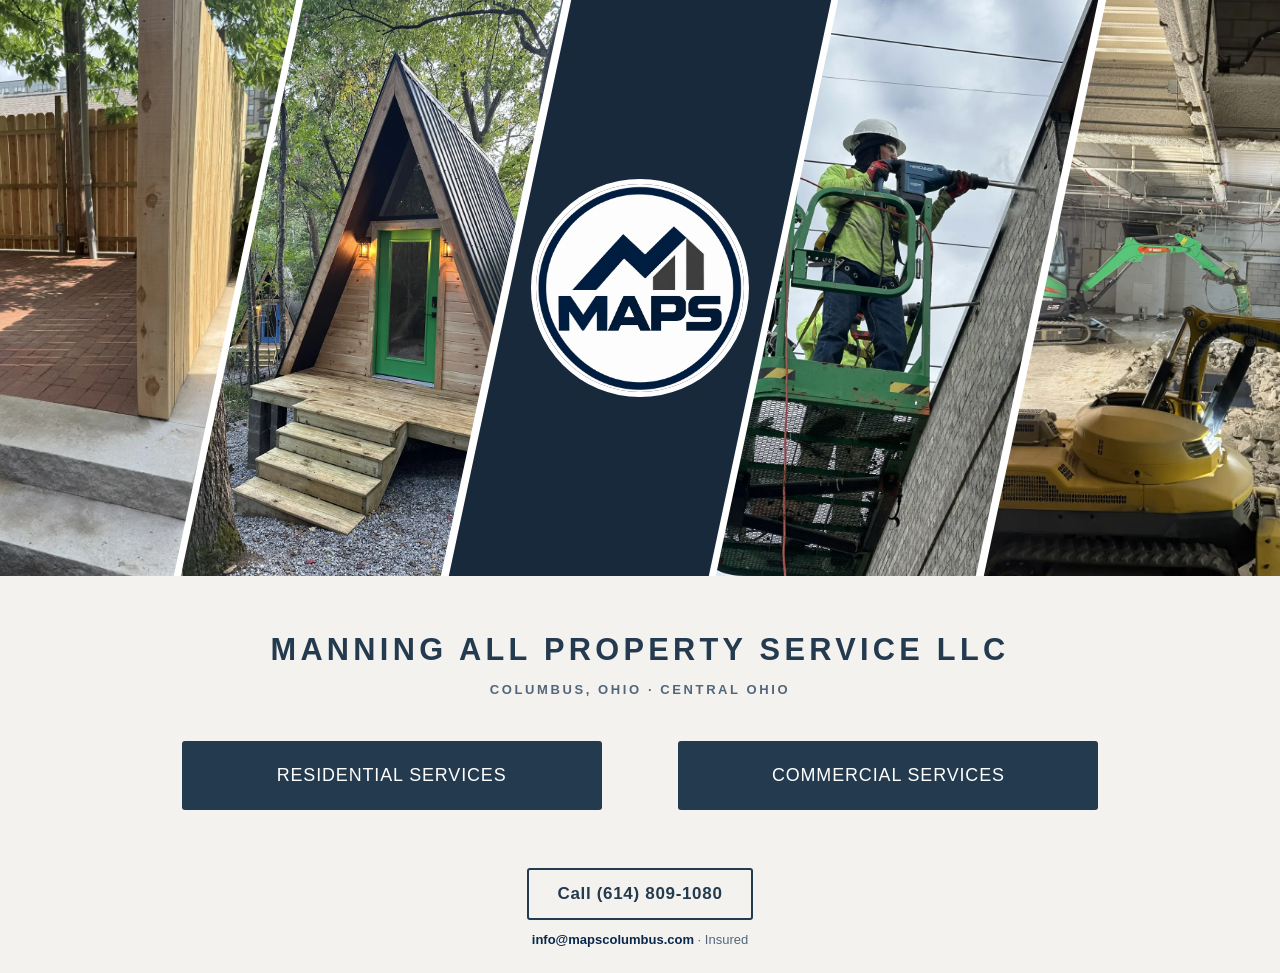
<file: index.html>
<!doctype html>
<html lang="en">
<head>
<meta charset="utf-8">
<meta name="viewport" content="width=device-width,initial-scale=1">
<title>MAPS | Manning All Property Service LLC</title>
<meta name="description" content="Manning All Property Service LLC — residential and commercial property services in Columbus and Central Ohio.">
<link rel="icon" href="maps-logo.png">
<link rel="stylesheet" href="css/site.css?v=2">
<style>
  body.landing{background:var(--offwhite);min-height:100vh;display:flex;flex-direction:column}
  .strip{position:relative;height:min(64vh,620px);min-height:380px;display:flex;gap:7px;background:#fff;overflow:hidden}
  .panel{position:relative;flex:1 1 0;overflow:hidden;transform:skewX(-12deg);display:block}
  .panel:first-child{margin-left:-90px;flex-grow:1.25}
  .panel:last-child{margin-right:-90px;flex-grow:1.25}
  .panel img{position:absolute;top:0;left:-35%;width:170%;max-width:none;height:100%;object-fit:cover;transform:skewX(12deg);transition:transform .6s;background:#cfd8e0}
  a.panel:hover img{transform:skewX(12deg) scale(1.04)}
  .panel-logo{background:#17293b;display:flex;align-items:center;justify-content:center}
  .panel-logo img{position:static;width:min(80%,270px);height:auto;aspect-ratio:1;border-radius:50%;transform:skewX(12deg);background:none;box-shadow:0 0 0 5px #fff}
  .choose{flex:1;display:flex;flex-direction:column;align-items:center;justify-content:center;padding:56px 6% 40px;text-align:center}
  .choose h1{margin:0;font-size:clamp(18px,2.4vw,34px);letter-spacing:.14em;color:#243a4e;text-transform:uppercase}
  .choose .where{margin:14px 0 0;color:var(--muted);font-size:13px;letter-spacing:.2em;text-transform:uppercase;font-weight:700}
  .choices{display:grid;grid-template-columns:repeat(2,minmax(0,420px));gap:min(80px,6vw);margin-top:44px;width:100%;justify-content:center}
  .choices a{display:block;background:#243a4e;color:#fff;padding:24px 20px;font-size:clamp(14px,1.4vw,19px);letter-spacing:.05em;text-transform:uppercase;border-radius:3px;transition:background .2s,transform .2s}
  .choices a:hover,.choices a:focus{background:var(--navy);transform:translateY(-2px)}
  .landing-foot{padding:18px 6% 26px;text-align:center;font-size:13px;color:var(--muted)}
  .landing-foot a{color:var(--navy);font-weight:700}
  .landing-foot p{margin:12px 0 0}
  .landing-foot .call-btn{display:inline-block;border:2px solid #243a4e;color:#243a4e;padding:14px 28px;font-size:17px;letter-spacing:.04em;border-radius:3px;transition:background .2s,color .2s}
  .landing-foot .call-btn:hover,.landing-foot .call-btn:focus{background:#243a4e;color:#fff}
  .choose .lead{max-width:640px;margin:22px auto 0;color:#4a5866;font-size:16px;line-height:1.6}
  @media(max-width:800px){
    .panel:first-child,.panel:last-child{display:none}
    .panel:nth-child(2){margin-left:-70px}
    .panel:nth-child(4){margin-right:-70px}
    .strip{height:46vh;min-height:300px}
    .panel-logo img{width:min(78%,180px)}
    .choices{grid-template-columns:1fr;gap:14px;max-width:420px;margin-top:32px}
    .choose{padding:40px 7% 28px}
  }
</style>
</head>
<body class="landing">
<header class="strip" aria-label="MAPS project photos">
  <a class="panel" href="residential.html" aria-label="Residential services"><img src="photos/home-residential-3.webp" alt="Residential brick paver and fence project"></a>
  <a class="panel" href="residential.html" aria-label="Residential services"><img src="photos/home-residential-2.webp" alt="Residential A-frame cabin build"></a>
  <div class="panel panel-logo"><img src="maps-logo.png" alt="MAPS logo"></div>
  <a class="panel" href="commercial.html" aria-label="Commercial services"><img src="photos/home-commercial-1.webp" alt="Commercial masonry work from a lift"></a>
  <a class="panel" href="commercial.html" aria-label="Commercial services"><img src="photos/home-commercial-2.webp" alt="Commercial interior demolition"></a>
</header>
<main class="choose">
  <h1>Manning All Property Service LLC</h1>
  <p class="where">Columbus, Ohio · Central Ohio</p>
  <nav class="choices" aria-label="Choose a service">
    <a href="residential.html">Residential Services</a>
    <a href="commercial.html">Commercial Services</a>
  </nav>
</main>
<footer class="landing-foot">
  <a class="call-btn" href="tel:+16148091080">Call (614) 809-1080</a>
  <p><a href="mailto:info@mapscolumbus.com">info@mapscolumbus.com</a> · Insured</p>
</footer>
</body>
</html>
</file>
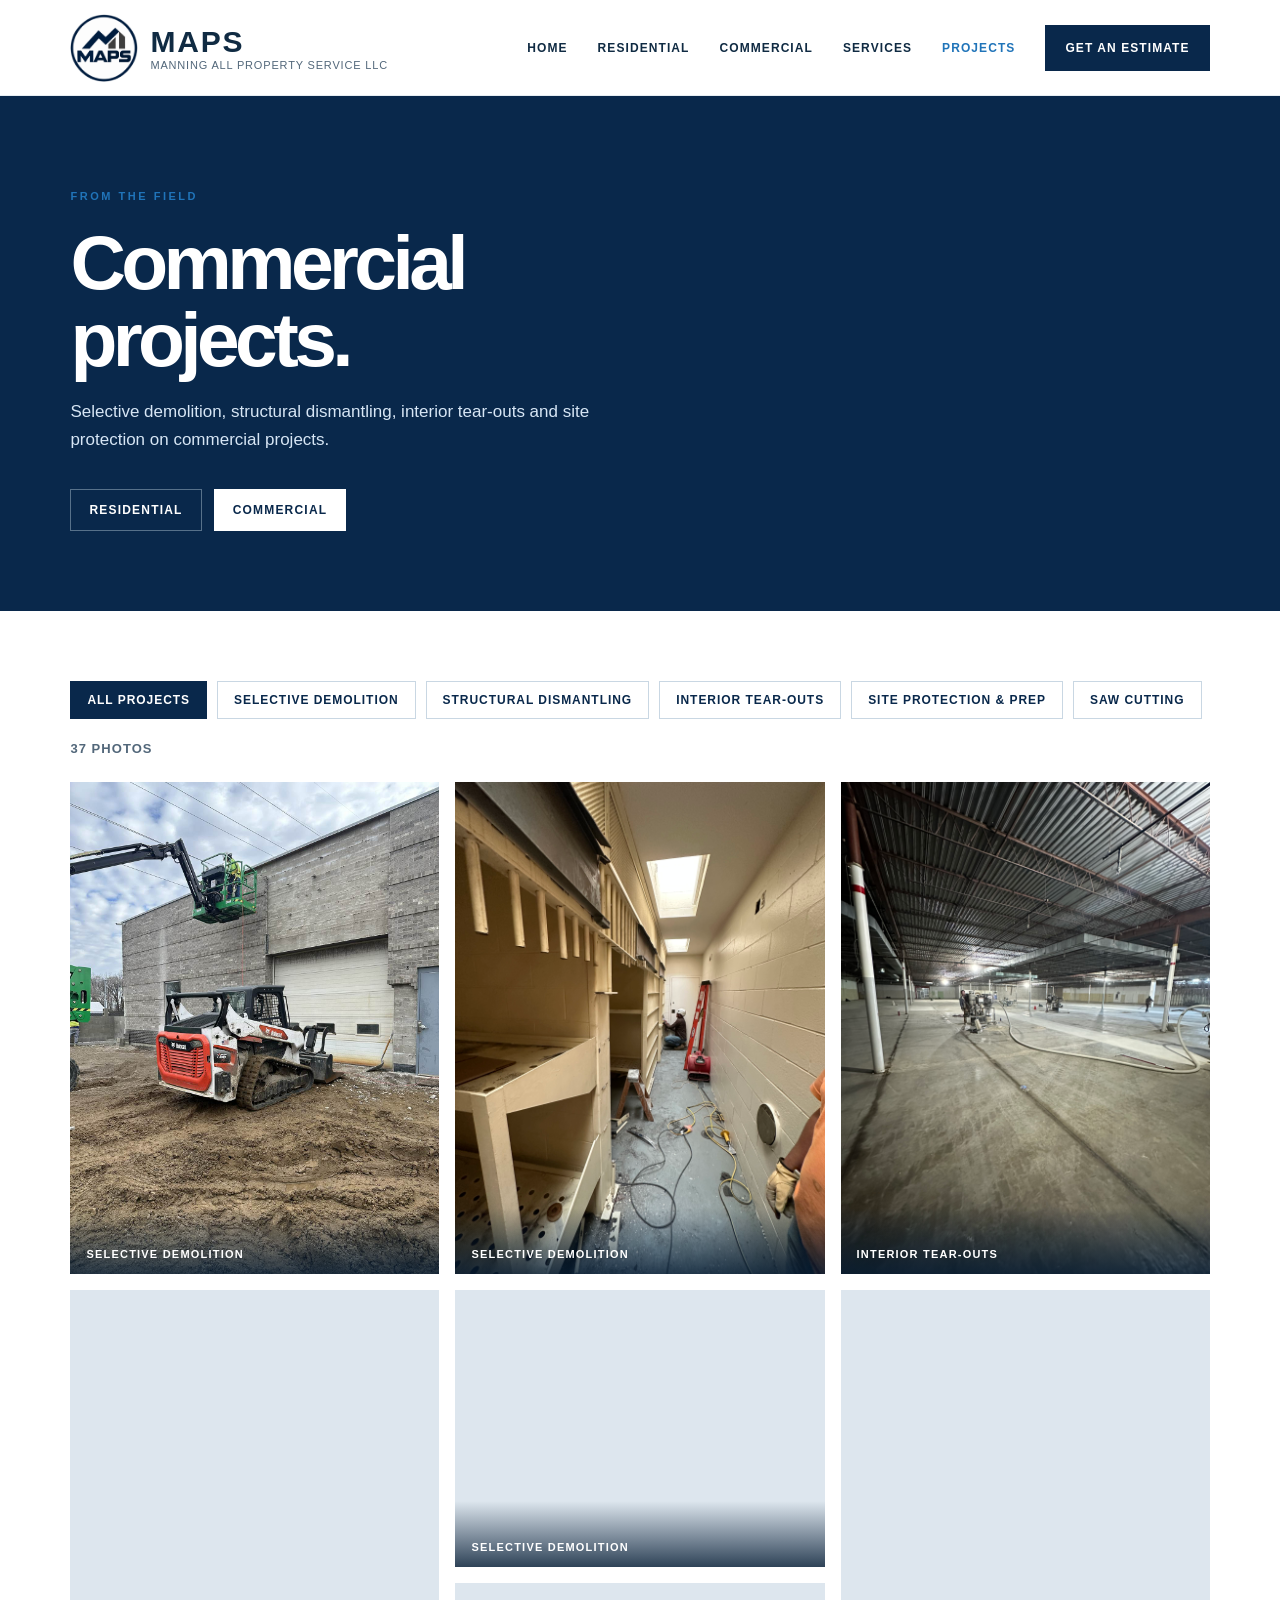
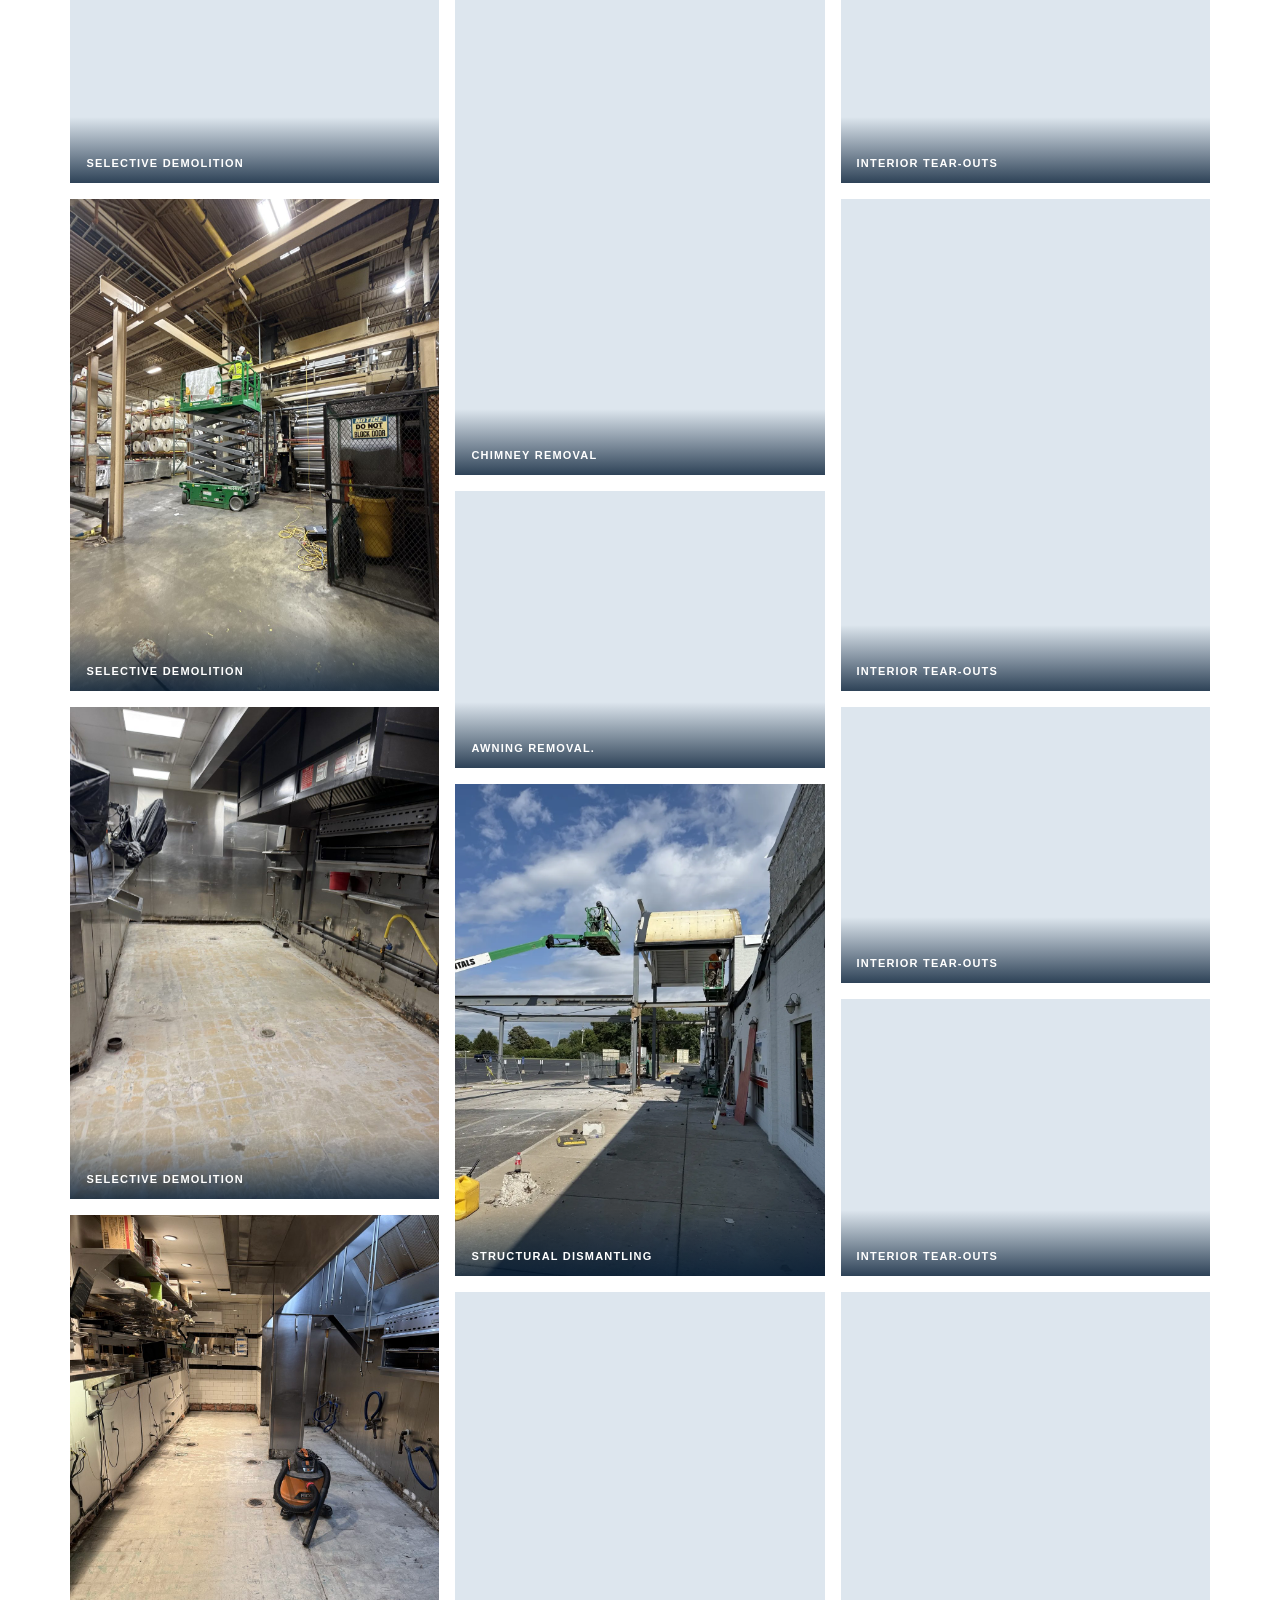
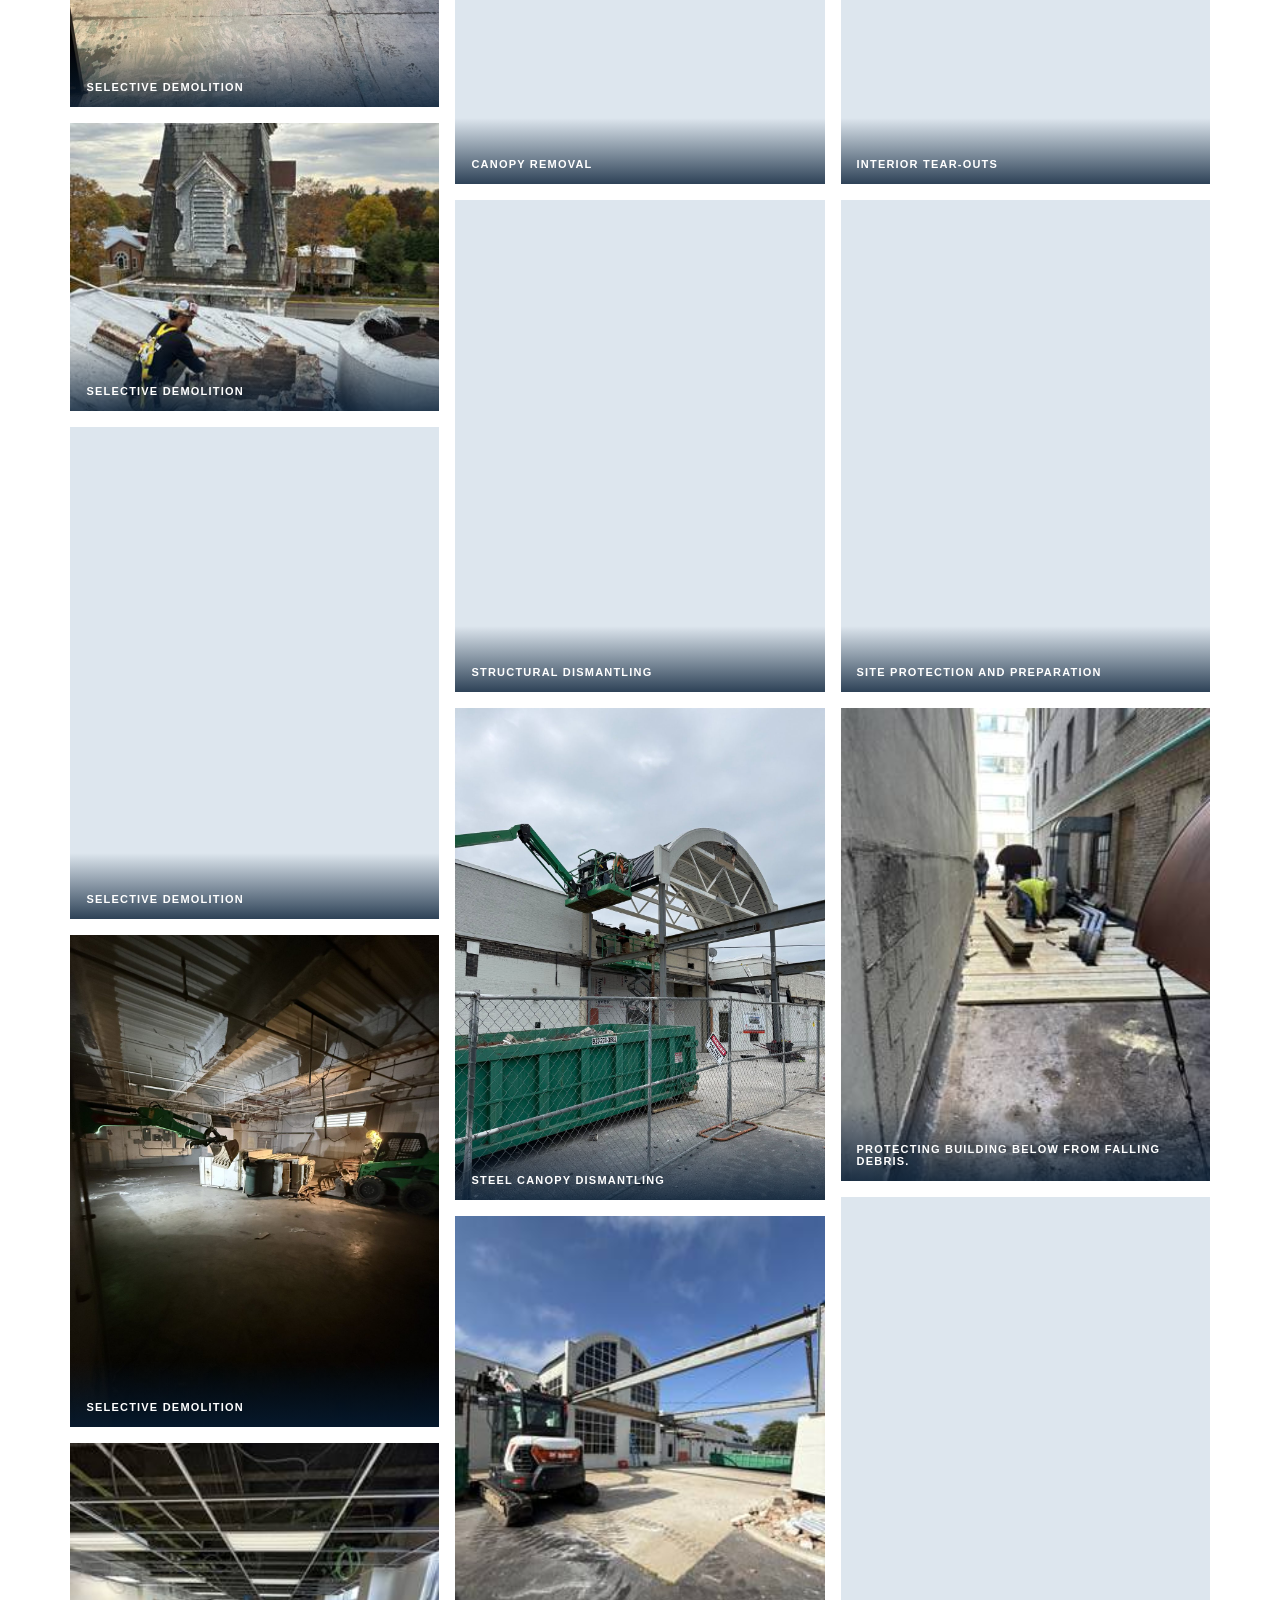
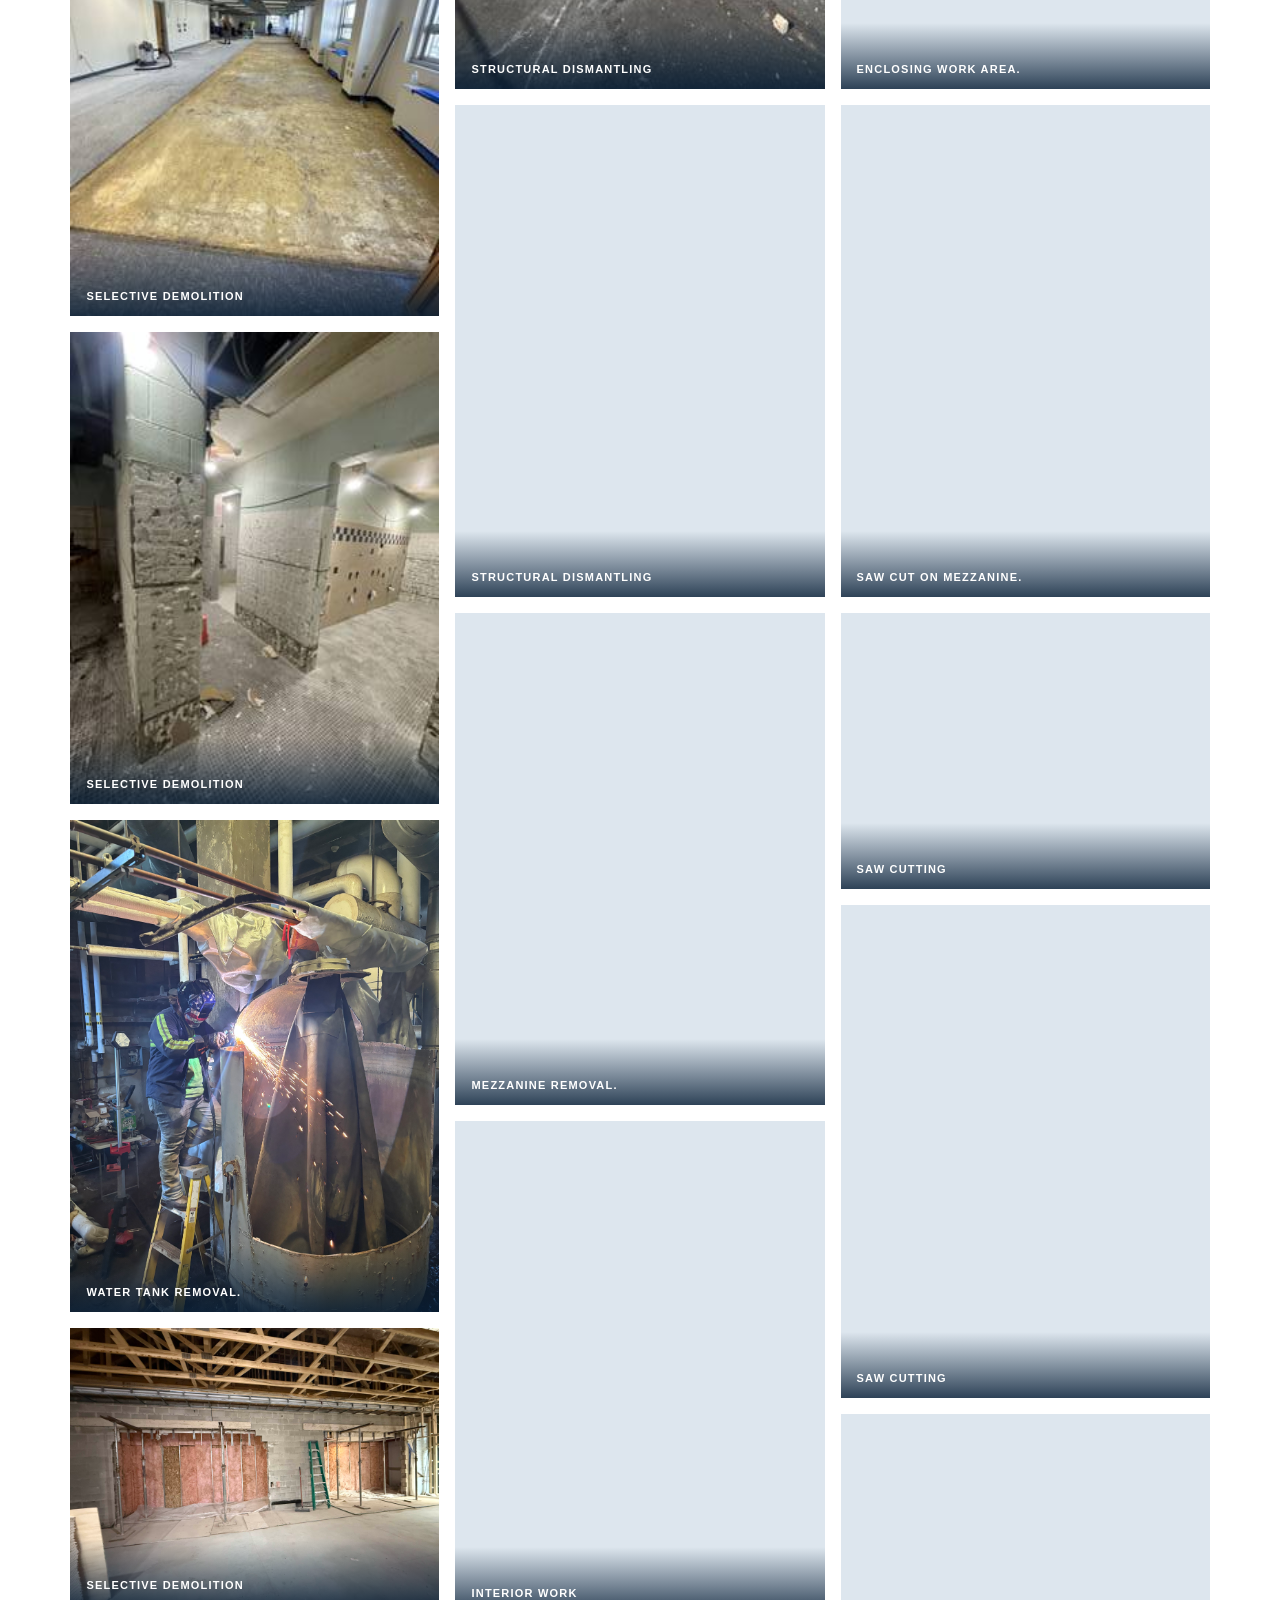
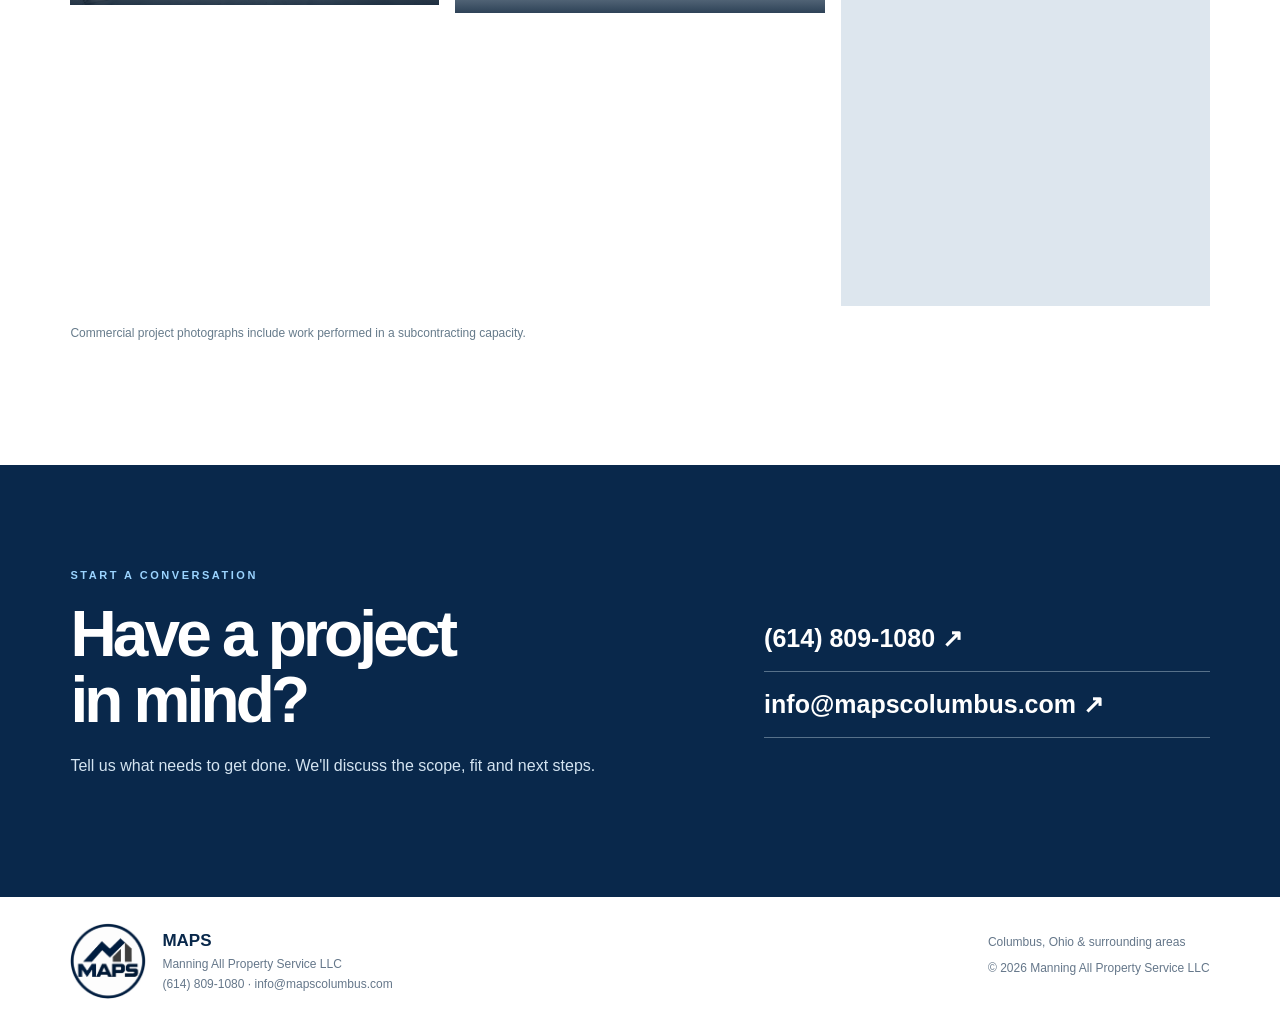
<file: commercial-projects.html>
<!doctype html>
<html lang="en">
<head>
<meta charset="utf-8">
<meta name="viewport" content="width=device-width,initial-scale=1">
<title>Commercial Projects | MAPS</title>
<meta name="description" content="Photos of MAPS commercial projects in Columbus and Central Ohio.">
<link rel="icon" href="maps-logo.png">
<link rel="stylesheet" href="css/site.css?v=2">
</head>
<body>
<header class="header"><div class="container nav">
  <a class="brand" href="index.html"><img alt="MAPS logo" src="maps-logo.png"><span><b>MAPS</b><small>MANNING ALL PROPERTY SERVICE LLC</small></span></a>
  <nav class="menu">
    <a class="hide-sm" href="index.html">Home</a>
    <a class="hide-sm" href="residential.html">Residential</a>
    <a class="hide-sm" href="commercial.html">Commercial</a>
    <a class="hide-sm" href="commercial.html#services">Services</a>
    <a href="commercial-projects.html" aria-current="page">Projects</a>
    <a class="navcta" href="commercial.html#contact">Get an estimate</a>
  </nav>
</div></header>

<main id="top">
<section class="gallery-hero"><div class="container">
  <span class="eyebrow">From the field</span>
  <h1>Commercial<br>projects.</h1>
  <p>Selective demolition, structural dismantling, interior tear-outs and site protection on commercial projects.</p>
  <nav class="gallery-switch" aria-label="Choose a gallery">
    <a href="residential-projects.html">Residential</a>
    <a href="commercial-projects.html" aria-current="page">Commercial</a>
  </nav>
</div></section>
<section class="gallery"><div class="container">
  <div class="gallery-filters" role="group" aria-label="Filter by service"></div>
  <p class="gallery-count" aria-live="polite"></p>
  <!-- Photos come from data/commercial-projects.json (add as many as you like) -->
  <div class="gallery-grid" data-photos="data/commercial-projects.json"></div>
  <p class="gallery-empty">Photos of this work are coming soon. Have a project like this? <a href="tel:+16148091080">Call (614) 809-1080</a> or <a href="commercial.html#contact">get in touch</a>.</p>
  <p class="fine">Commercial project photographs include work performed in a subcontracting capacity.</p>
</div></section>
<section class="contact" id="contact"><div class="container contact-grid">
  <div>
    <span class="eyebrow">Start a conversation</span>
    <h2>Have a project<br>in mind?</h2>
    <p>Tell us what needs to get done. We'll discuss the scope, fit and next steps.</p>
  </div>
  <div class="contact-links">
    <a href="tel:+16148091080">(614) 809-1080 ↗</a>
    <a href="mailto:info@mapscolumbus.com?subject=Commercial%20Estimate%20Request">info@mapscolumbus.com ↗</a>
  </div>
</div></section>
</main>

<footer><div class="container foot">
  <div class="footer-brand"><img alt="MAPS logo" src="maps-logo.png"><div><strong>MAPS</strong><span>Manning All Property Service LLC</span><span><a href="tel:+16148091080">(614) 809-1080</a> · <a href="mailto:info@mapscolumbus.com">info@mapscolumbus.com</a></span></div></div>
  <div><span>Columbus, Ohio &amp; surrounding areas</span><p>© <span id="year"></span> Manning All Property Service LLC</p></div>
</div></footer>

<div aria-hidden="true" aria-label="Enlarged project photo" aria-modal="true" class="lightbox" id="photo-lightbox" role="dialog"><button aria-label="Close photo" class="lightbox-close" type="button">×</button><button aria-label="Previous photo" class="lightbox-prev" type="button">‹</button><img alt="" id="lightbox-image"><button aria-label="Next photo" class="lightbox-next" type="button">›</button><div class="lightbox-caption" id="lightbox-caption"></div></div>
<script src="js/site.js?v=2"></script>
</body>
</html>
</file>
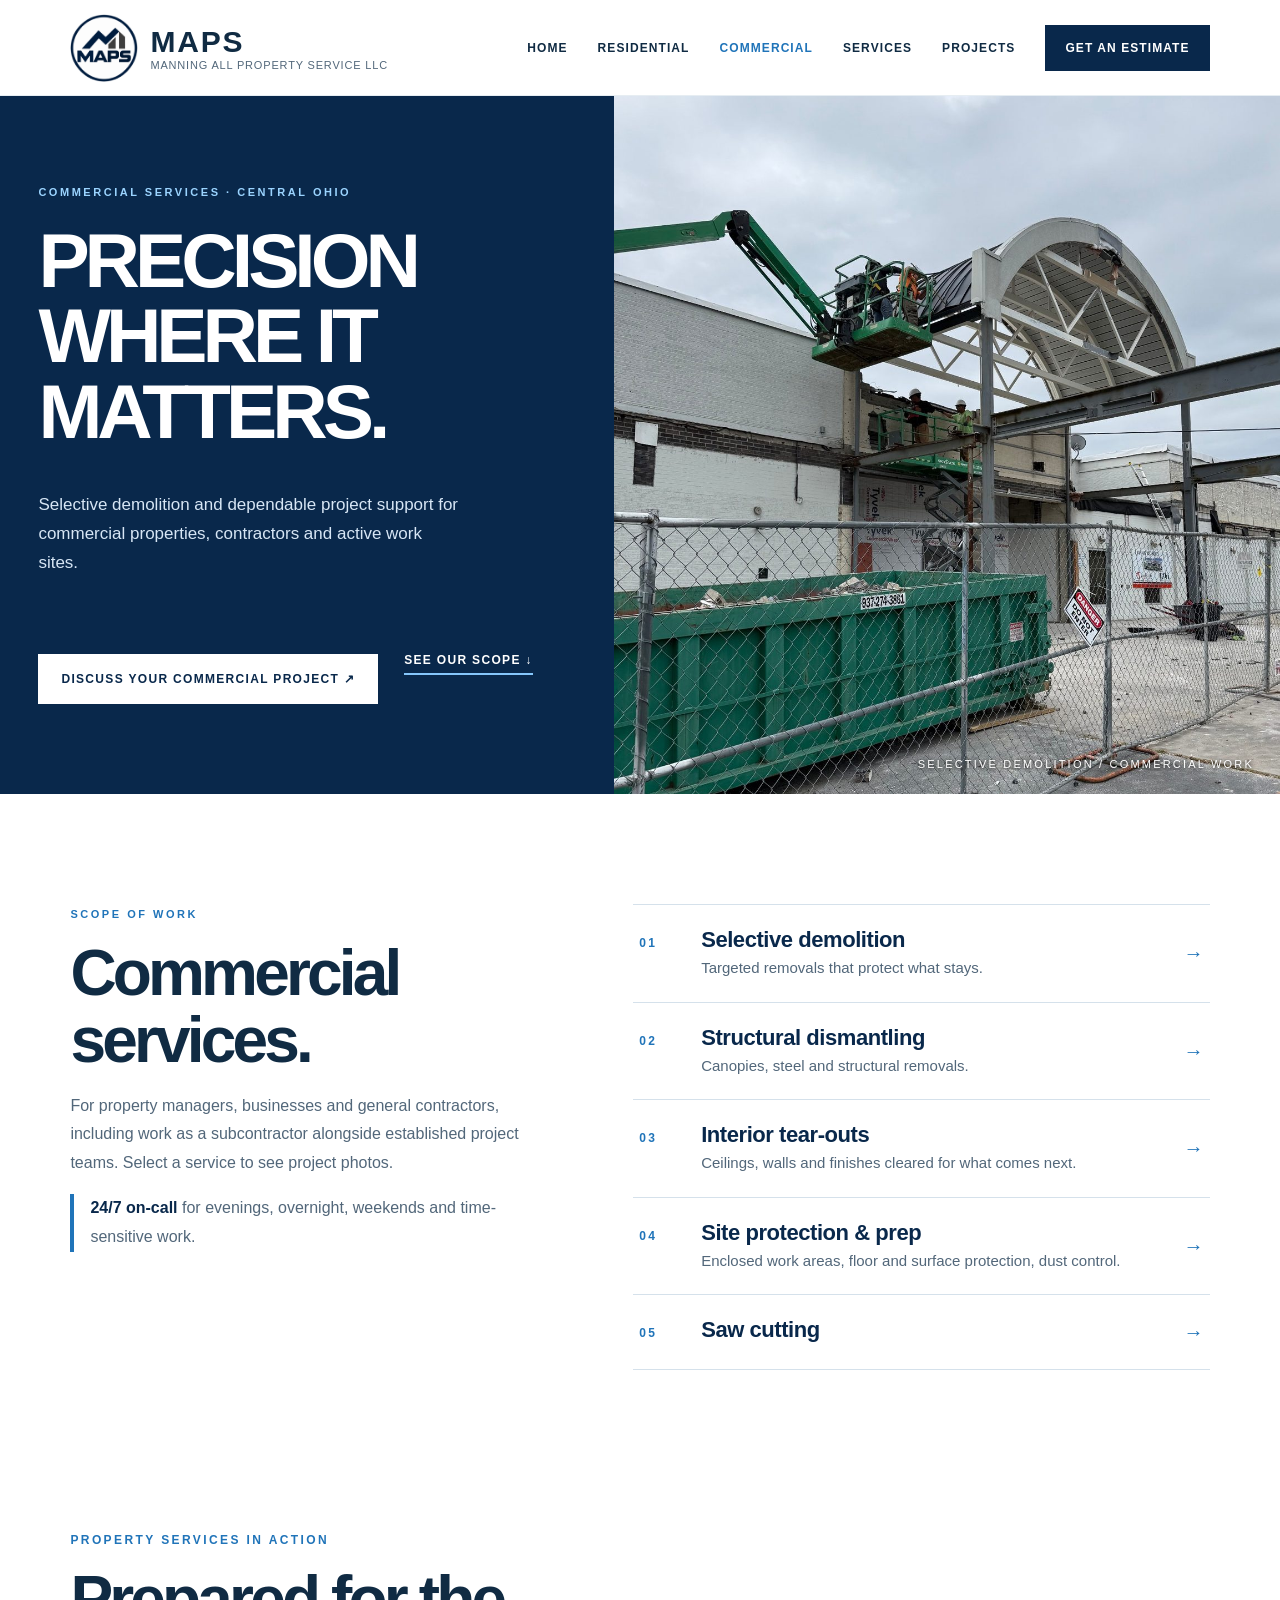
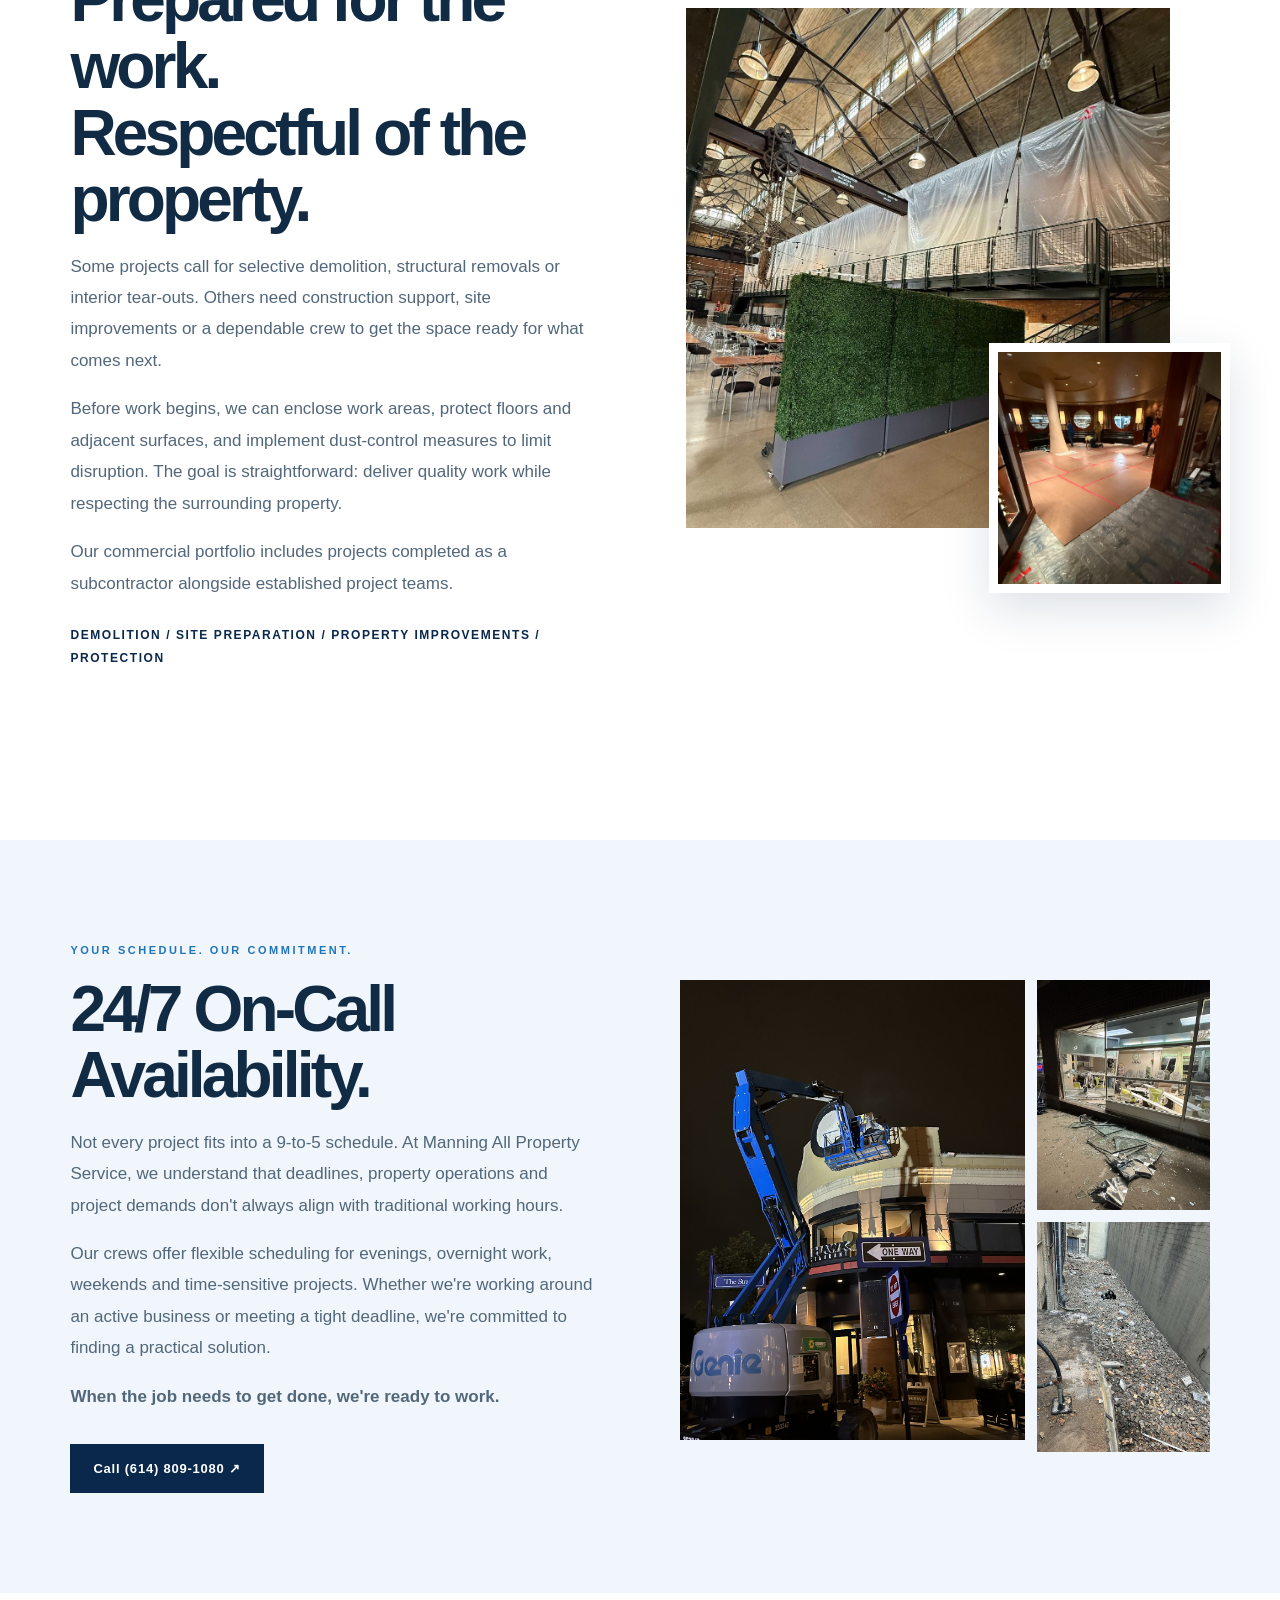
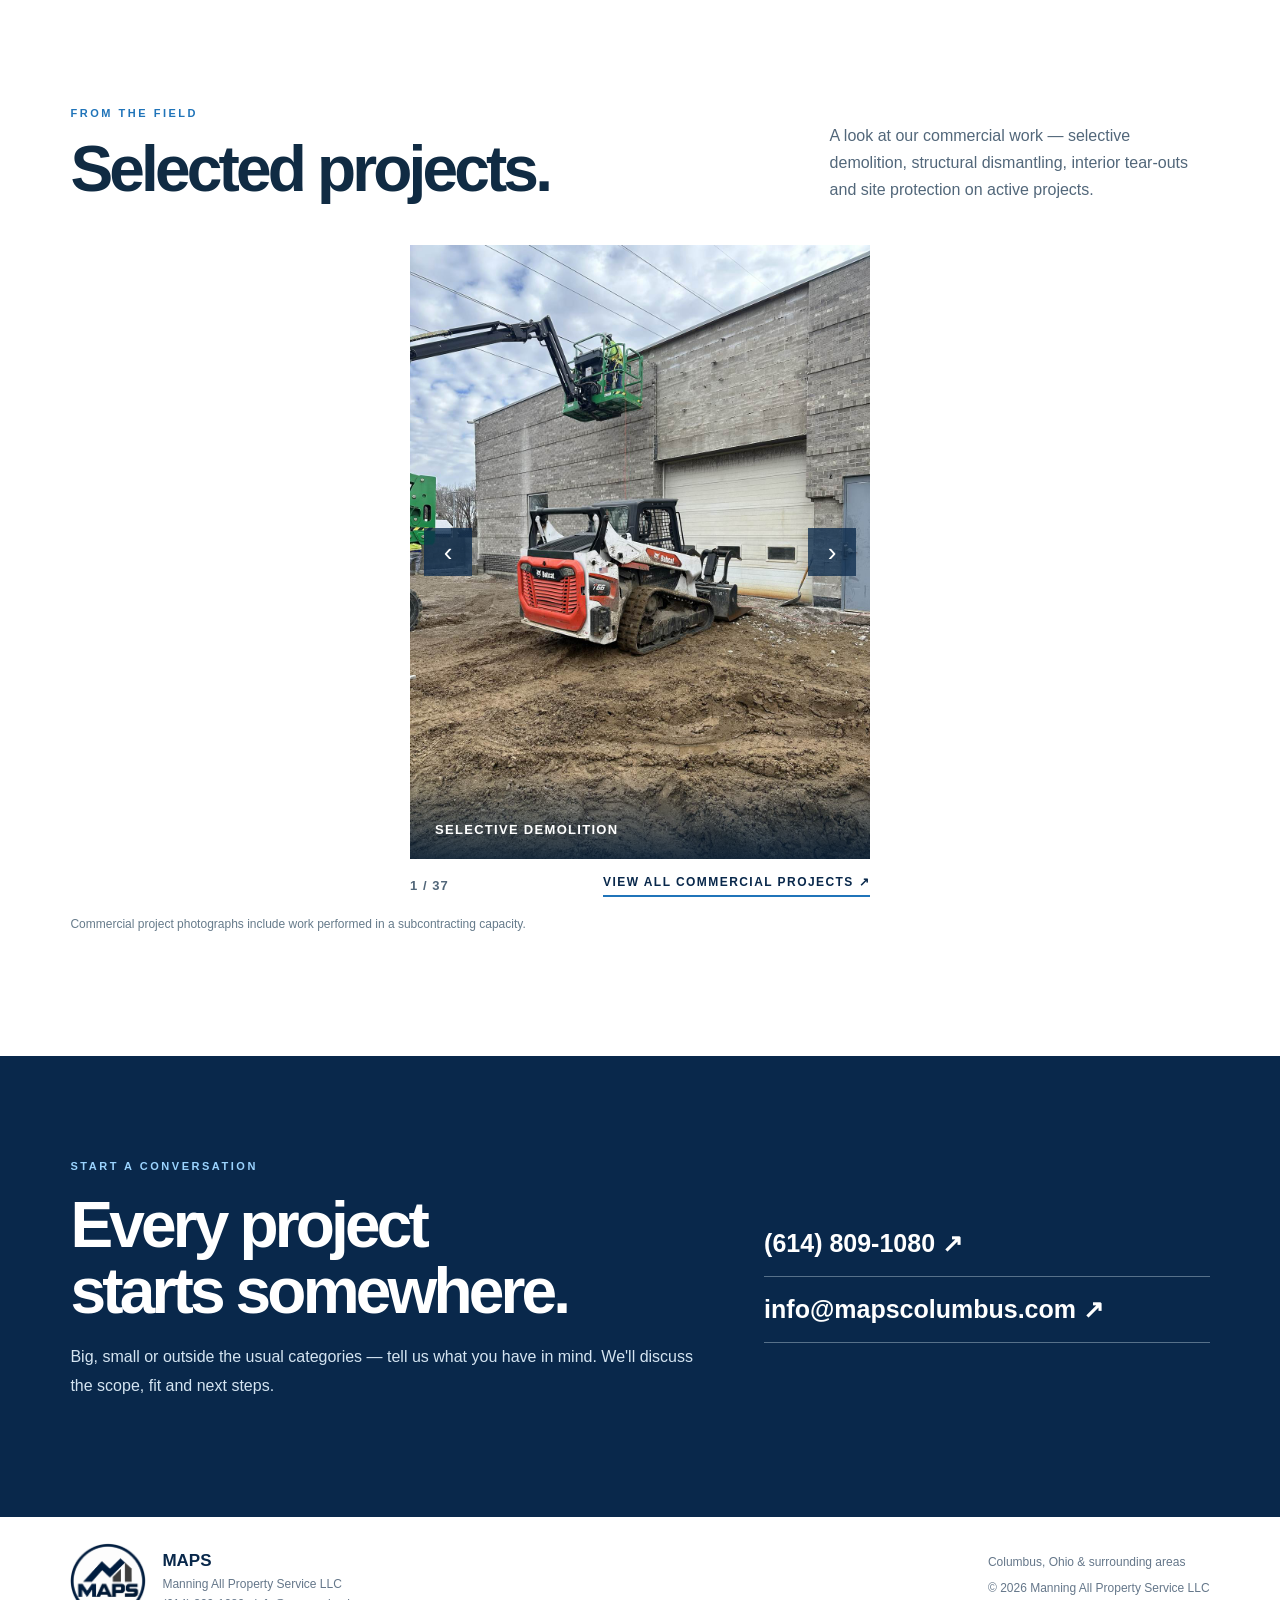
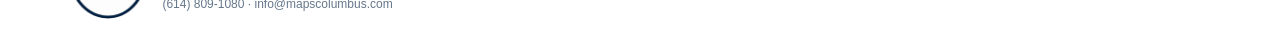
<file: commercial.html>
<!DOCTYPE html>
<html lang="en">
<head>
<meta charset="utf-8" />
<meta name="viewport" content="width=device-width,initial-scale=1" />
<title>Commercial Services | MAPS</title>
<meta name="description" content="Commercial selective demolition, site preparation and project support in Columbus and Central Ohio, with 24/7 on-call availability." />
<link rel="icon" href="maps-logo.png" />
<link rel="stylesheet" href="css/site.css?v=2" />
</head>
<body>
<header class="header"><div class="container nav">
  <a class="brand" href="index.html"><img alt="MAPS logo" src="maps-logo.png" /><span><b>MAPS</b><small>MANNING ALL PROPERTY SERVICE LLC</small></span></a>
  <nav class="menu">
    <a class="hide-sm" href="index.html">Home</a>
    <a class="hide-sm" href="residential.html">Residential</a>
    <a class="hide-sm" href="commercial.html" aria-current="page">Commercial</a>
    <a class="hide-sm" href="#services">Services</a>
    <a href="commercial-projects.html">Projects</a>
    <a class="navcta" href="#contact">Get an estimate</a>
  </nav>
</div></header>

<main id="top">
<section class="hero"><div class="hero-grid">
  <div class="hero-copy">
    <span class="eyebrow editable">
      Commercial services · Central Ohio
    </span>
    <h1 class="editable">
      PRECISION<br />WHERE IT<br />MATTERS.
    </h1>
    <p class="editable">
      Selective demolition and dependable project support for commercial properties, contractors and active work sites.
    </p>
    <div class="hero-actions">
      <a class="action" href="#contact">Discuss your commercial project ↗</a>
      <a class="action-link" href="#services">See our scope ↓</a>
    </div>
  </div>
  <div class="hero-photo">
    <img alt="MAPS commercial steel canopy dismantling project" class="editable no-expand" src="uploads/img-6124-4.jpg" />
    <span class="vertical editable">
      Selective demolition / Commercial work
    </span>
  </div>
</div></section>

<section class="scope" id="services"><div class="container scope-grid">
  <div>
    <span class="eyebrow editable">
      Scope of work
    </span>
    <h2 class="editable">
      Commercial<br />services.
    </h2>
    <p class="editable">
      For property managers, businesses and general contractors, including work as a subcontractor alongside established project teams. Select a service to see project photos.
    </p>
    <p class="scope-note editable">
      <strong>24/7 on-call</strong> for evenings, overnight, weekends and time-sensitive work.
    </p>
  </div>
  <!-- Services come from data/commercial-projects.json -->
  <ul class="scope-list" data-services="data/commercial-projects.json" data-gallery="commercial-projects.html"></ul>
</div></section>

<section class="story" style="padding-top:40px"><div class="container">
  <div class="story-grid">
    <div class="story-copy">
      <span class="story-number editable">
        Property services in action
      </span>
      <h2 class="editable">
        Prepared for the work.<br />Respectful of the property.
      </h2>
      <p class="editable">
        Some projects call for selective demolition, structural removals or interior tear-outs. Others need construction support, site improvements or a dependable crew to get the space ready for what comes next.
      </p>
      <p class="editable">
        Before work begins, we can enclose work areas, protect floors and adjacent surfaces, and implement dust-control measures to limit disruption. The goal is straightforward: deliver quality work while respecting the surrounding property.
      </p>
      <p class="editable">
        Our commercial portfolio includes projects completed as a subcontractor alongside established project teams.
      </p>
      <div class="details editable">
        Demolition / Site preparation / Property improvements / Protection
      </div>
    </div>
    <div class="image-composition">
      <img alt="Commercial structural dismantling" class="main-img editable" src="uploads/img-7645-copy.jpg" loading="lazy" />
      <img alt="Commercial site protection and preparation" class="inset editable" src="uploads/img-7697.jpg" loading="lazy" />
    </div>
  </div>
</div></section>

<section class="oncall" id="on-call"><div class="container oncall-grid">
  <div>
    <span class="eyebrow editable">
      Your schedule. Our commitment.
    </span>
    <h2 class="editable">
      24/7 On-Call<br />Availability.
    </h2>
    <p class="editable">
      Not every project fits into a 9-to-5 schedule. At Manning All Property Service, we understand that deadlines, property operations and project demands don't always align with traditional working hours.
    </p>
    <p class="editable">
      Our crews offer flexible scheduling for evenings, overnight work, weekends and time-sensitive projects. Whether we're working around an active business or meeting a tight deadline, we're committed to finding a practical solution.
    </p>
    <p class="editable">
      <strong>When the job needs to get done, we're ready to work.</strong>
    </p>
    <a class="oncall-call" href="tel:+16148091080">Call (614) 809-1080 ↗</a>
  </div>
  <div class="oncall-gallery">
    <img alt="Commercial dismantling project" class="editable" loading="lazy" src="/uploads/img-2318-4.jpg" srcset="/uploads/img-2318-4.jpg 1x, /uploads/img-2318-4-2x.jpg 2x" />
    <img alt="Commercial canopy removal" class="editable" loading="lazy" src="/uploads/img-5396-1.jpg" srcset="/uploads/img-5396-1.jpg 1x, /uploads/img-5396-1-2x.jpg 2x" />
    <img alt="Commercial interior work" class="editable" loading="lazy" src="/uploads/img-5450.jpg" srcset="/uploads/img-5450.jpg 1x, /uploads/img-5450-2x.jpg 2x" />
  </div>
</div></section>

<section class="work" id="projects"><div class="container">
  <div class="work-heading">
    <div>
      <span class="eyebrow editable">
        From the field
      </span>
      <h2 class="editable">
        Selected projects.
      </h2>
    </div>
    <p class="editable">
      A look at our commercial work — selective demolition, structural dismantling, interior tear-outs and site protection on active projects.
    </p>
  </div>
  <!-- Slideshow photos come from data/commercial-projects.json (add as many as you like) -->
  <div class="project-slider" data-photos="data/commercial-projects.json" aria-label="Commercial project photos"></div>
  <div class="slide-footer">
    <span class="slide-status" aria-live="polite"></span>
    <a class="view-all" href="commercial-projects.html">View all commercial projects ↗</a>
  </div>
  <p class="fine editable">
    Commercial project photographs include work performed in a subcontracting capacity.
  </p>
</div></section>

<section class="contact" id="contact"><div class="container contact-grid">
  <div>
    <span class="eyebrow editable">
      Start a conversation
    </span>
    <h2 class="editable">
      Every project<br />starts somewhere.
    </h2>
    <p class="editable">
      Big, small or outside the usual categories — tell us what you have in mind. We'll discuss the scope, fit and next steps.
    </p>
  </div>
  <div class="contact-links">
    <a href="tel:+16148091080">(614) 809-1080 ↗</a>
    <a href="mailto:info@mapscolumbus.com?subject=Commercial%20Estimate%20Request">info@mapscolumbus.com ↗</a>
  </div>
</div></section>
</main>

<footer><div class="container foot">
  <div class="footer-brand"><img alt="MAPS logo" src="maps-logo.png" /><div><strong>MAPS</strong><span>Manning All Property Service LLC</span><span><a href="tel:+16148091080">(614) 809-1080</a> · <a href="mailto:info@mapscolumbus.com">info@mapscolumbus.com</a></span></div></div>
  <div><span>Columbus, Ohio &amp; surrounding areas</span><p>© <span id="year"></span> Manning All Property Service LLC</p></div>
</div></footer>

<div aria-hidden="true" aria-label="Enlarged project photo" aria-modal="true" class="lightbox" id="photo-lightbox" role="dialog"><button aria-label="Close photo" class="lightbox-close" type="button">×</button><button aria-label="Previous photo" class="lightbox-prev" type="button">‹</button><img alt="" id="lightbox-image" /><button aria-label="Next photo" class="lightbox-next" type="button">›</button><div class="lightbox-caption" id="lightbox-caption"></div></div>
<script src="js/site.js?v=2"></script>
</body>
</html>
</file>
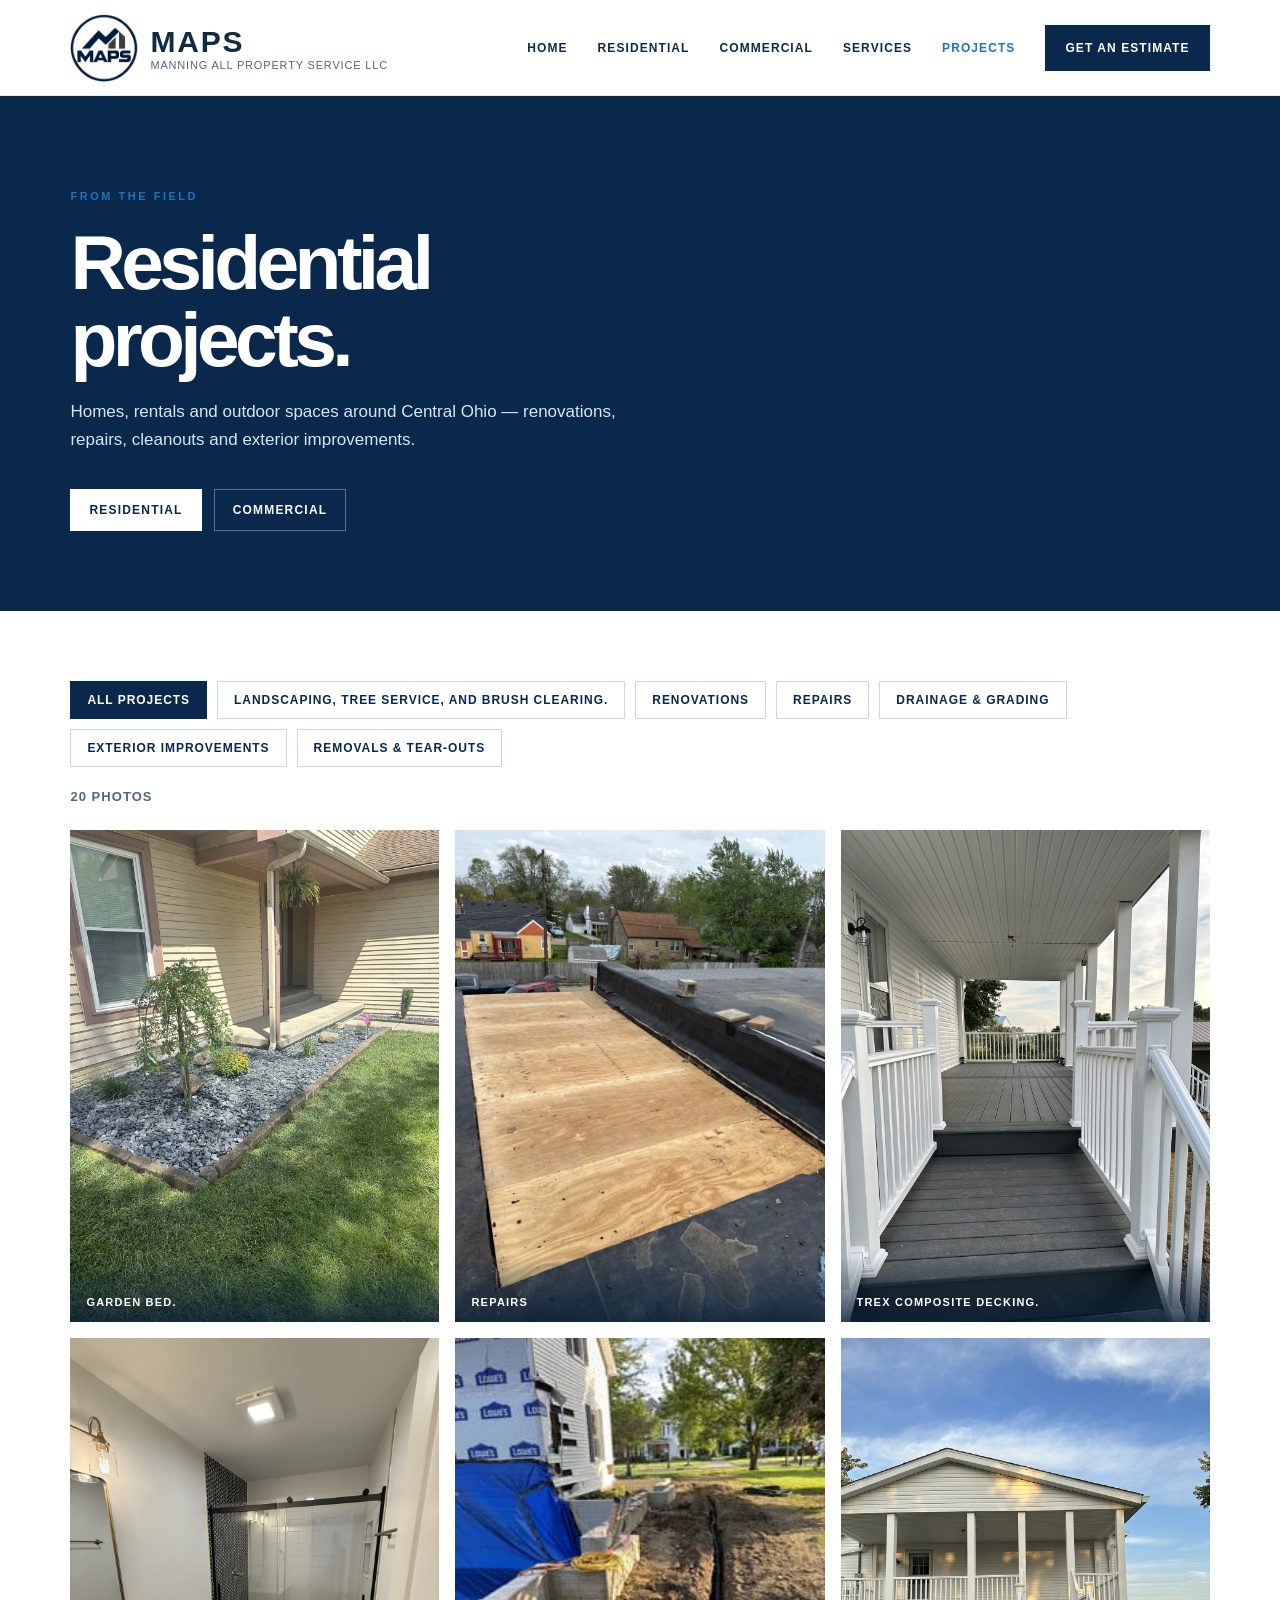
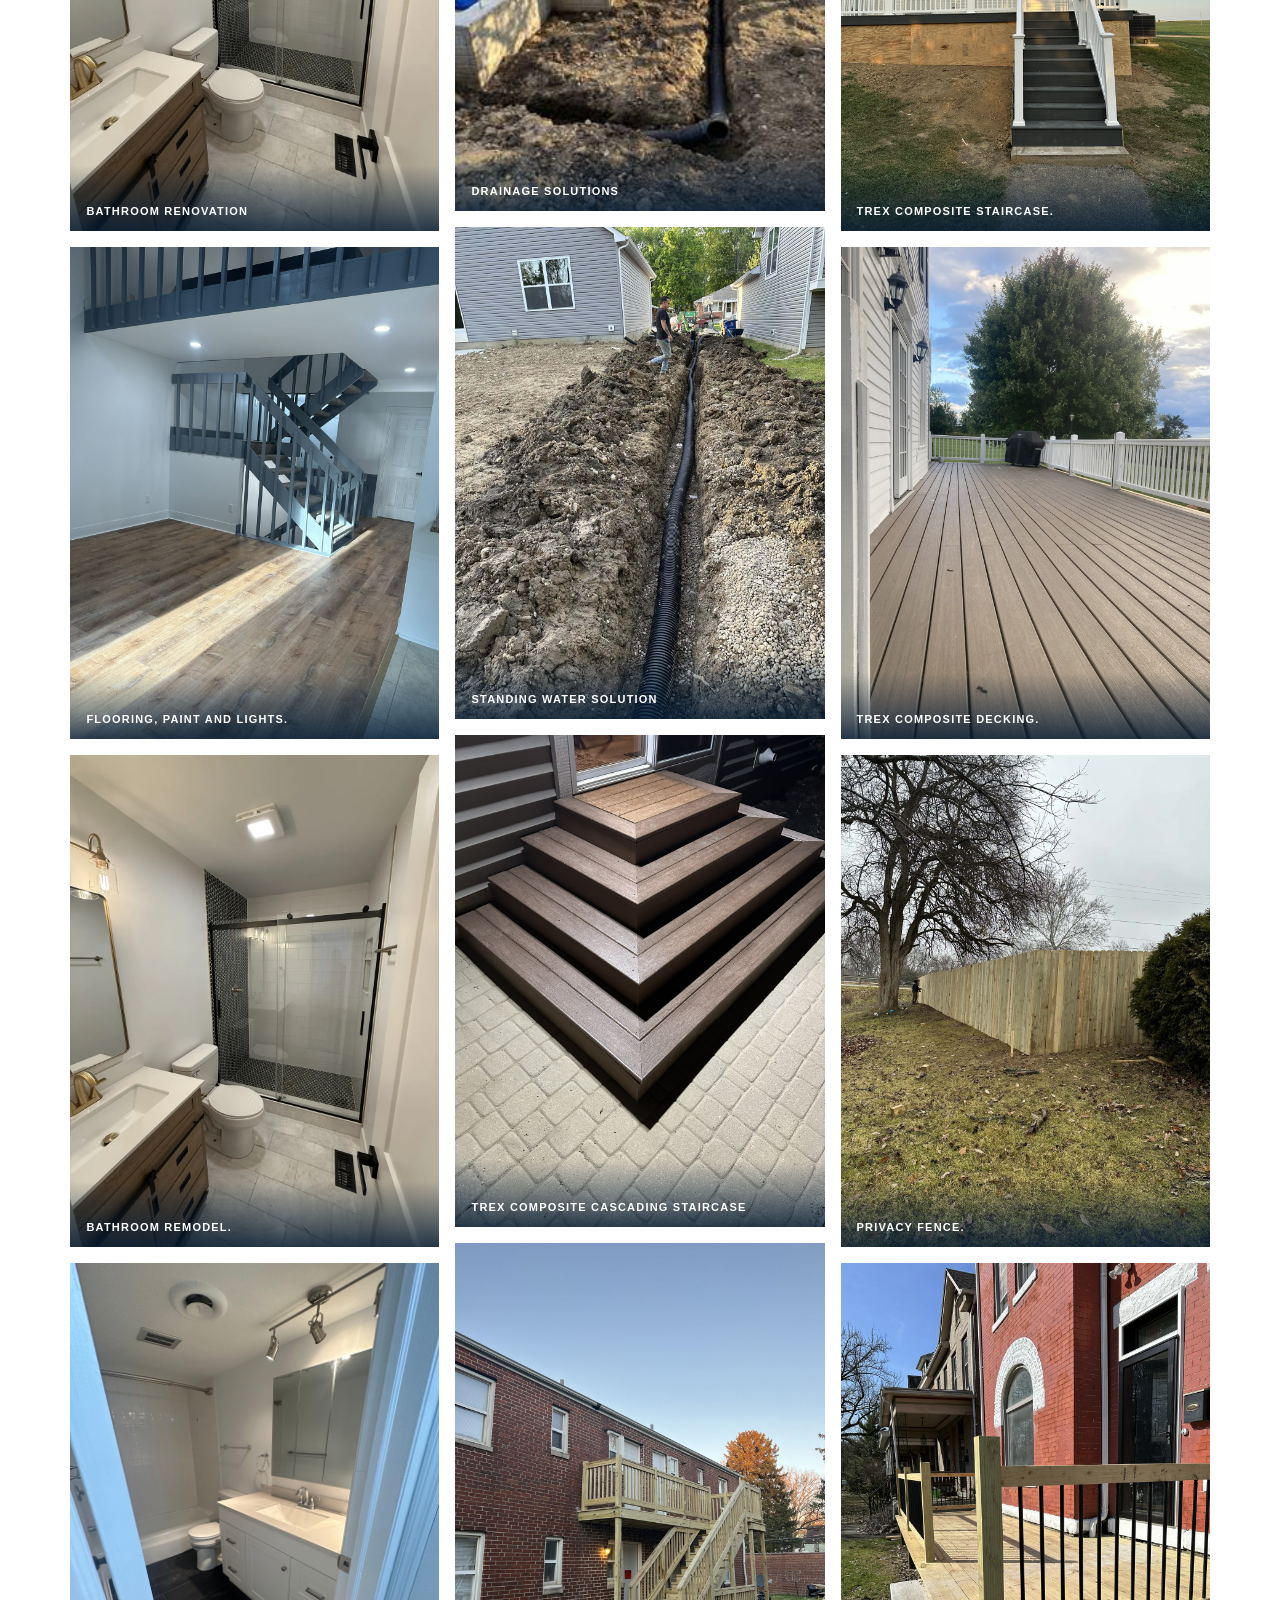
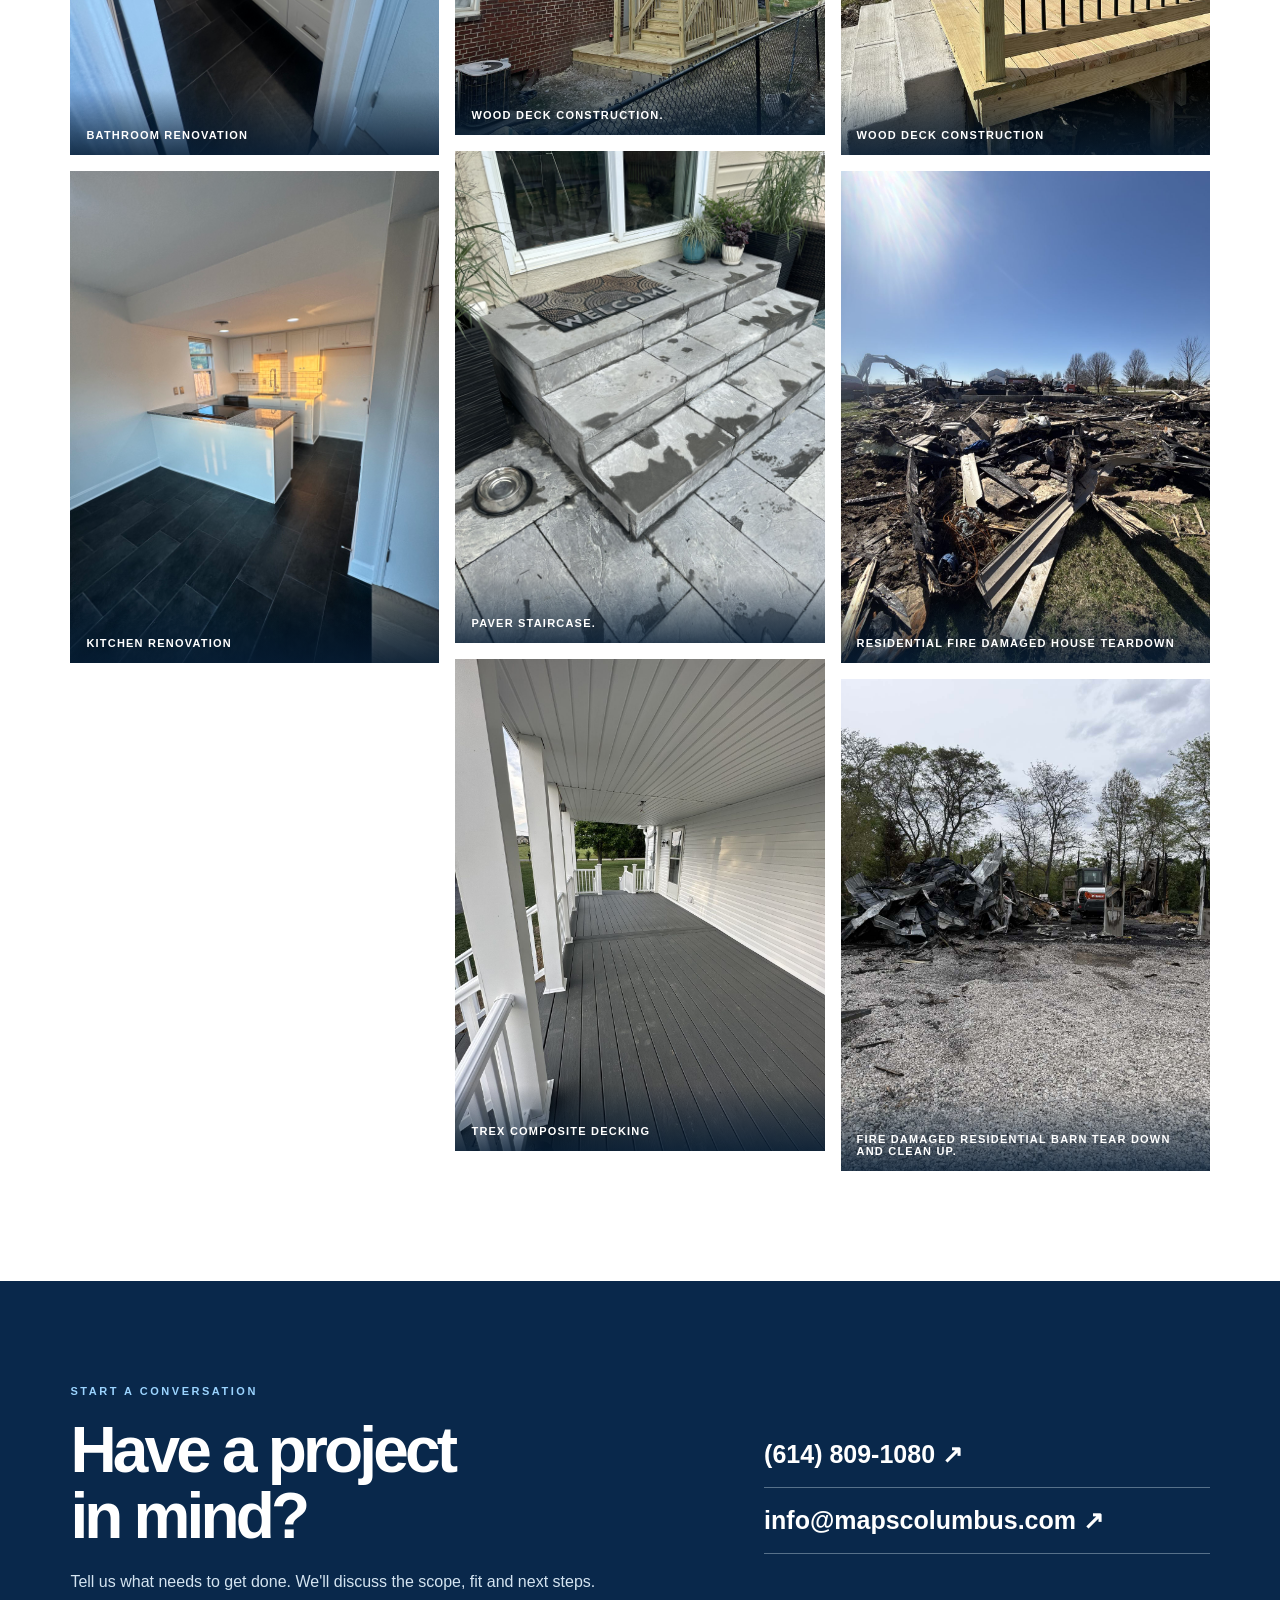
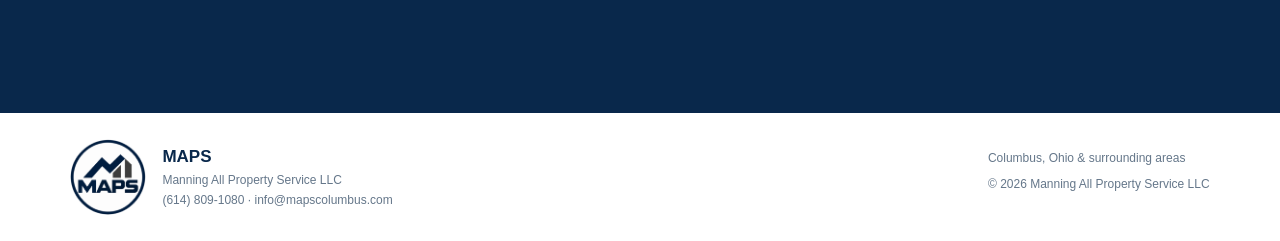
<file: residential-projects.html>
<!doctype html>
<html lang="en">
<head>
<meta charset="utf-8">
<meta name="viewport" content="width=device-width,initial-scale=1">
<title>Residential Projects | MAPS</title>
<meta name="description" content="Photos of MAPS residential projects in Columbus and Central Ohio.">
<link rel="icon" href="maps-logo.png">
<link rel="stylesheet" href="css/site.css?v=2">
</head>
<body>
<header class="header"><div class="container nav">
  <a class="brand" href="index.html"><img alt="MAPS logo" src="maps-logo.png"><span><b>MAPS</b><small>MANNING ALL PROPERTY SERVICE LLC</small></span></a>
  <nav class="menu">
    <a class="hide-sm" href="index.html">Home</a>
    <a class="hide-sm" href="residential.html">Residential</a>
    <a class="hide-sm" href="commercial.html">Commercial</a>
    <a class="hide-sm" href="residential.html#services">Services</a>
    <a href="residential-projects.html" aria-current="page">Projects</a>
    <a class="navcta" href="residential.html#contact">Get an estimate</a>
  </nav>
</div></header>

<main id="top">
<section class="gallery-hero"><div class="container">
  <span class="eyebrow">From the field</span>
  <h1>Residential<br>projects.</h1>
  <p>Homes, rentals and outdoor spaces around Central Ohio — renovations, repairs, cleanouts and exterior improvements.</p>
  <nav class="gallery-switch" aria-label="Choose a gallery">
    <a href="residential-projects.html" aria-current="page">Residential</a>
    <a href="commercial-projects.html">Commercial</a>
  </nav>
</div></section>
<section class="gallery"><div class="container">
  <div class="gallery-filters" role="group" aria-label="Filter by service"></div>
  <p class="gallery-count" aria-live="polite"></p>
  <!-- Photos come from data/residential-projects.json (add as many as you like) -->
  <div class="gallery-grid" data-photos="data/residential-projects.json"></div>
  <p class="gallery-empty">Photos of this work are coming soon. Have a project like this? <a href="tel:+16148091080">Call (614) 809-1080</a> or <a href="residential.html#contact">get in touch</a>.</p>
  
</div></section>
<section class="contact" id="contact"><div class="container contact-grid">
  <div>
    <span class="eyebrow">Start a conversation</span>
    <h2>Have a project<br>in mind?</h2>
    <p>Tell us what needs to get done. We'll discuss the scope, fit and next steps.</p>
  </div>
  <div class="contact-links">
    <a href="tel:+16148091080">(614) 809-1080 ↗</a>
    <a href="mailto:info@mapscolumbus.com?subject=Residential%20Estimate%20Request">info@mapscolumbus.com ↗</a>
  </div>
</div></section>
</main>

<footer><div class="container foot">
  <div class="footer-brand"><img alt="MAPS logo" src="maps-logo.png"><div><strong>MAPS</strong><span>Manning All Property Service LLC</span><span><a href="tel:+16148091080">(614) 809-1080</a> · <a href="mailto:info@mapscolumbus.com">info@mapscolumbus.com</a></span></div></div>
  <div><span>Columbus, Ohio &amp; surrounding areas</span><p>© <span id="year"></span> Manning All Property Service LLC</p></div>
</div></footer>

<div aria-hidden="true" aria-label="Enlarged project photo" aria-modal="true" class="lightbox" id="photo-lightbox" role="dialog"><button aria-label="Close photo" class="lightbox-close" type="button">×</button><button aria-label="Previous photo" class="lightbox-prev" type="button">‹</button><img alt="" id="lightbox-image"><button aria-label="Next photo" class="lightbox-next" type="button">›</button><div class="lightbox-caption" id="lightbox-caption"></div></div>
<script src="js/site.js?v=2"></script>
</body>
</html>
</file>
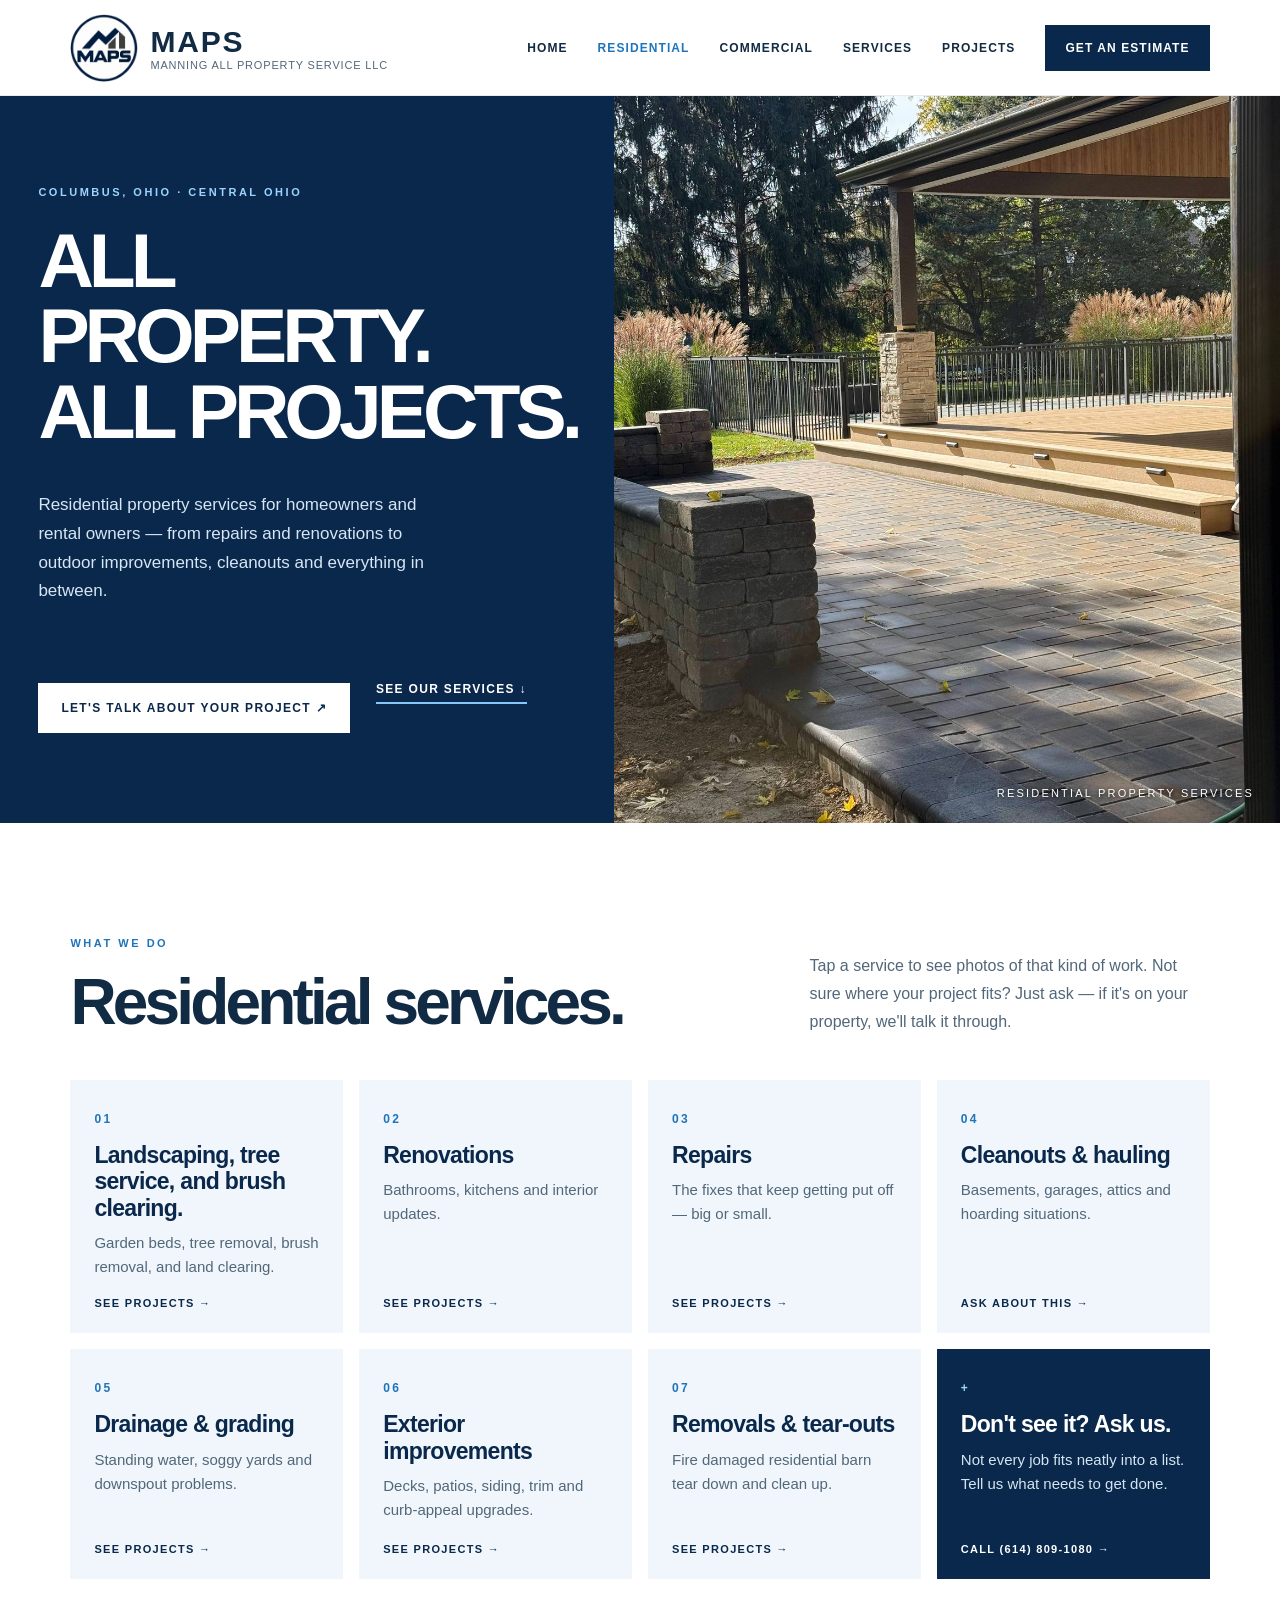
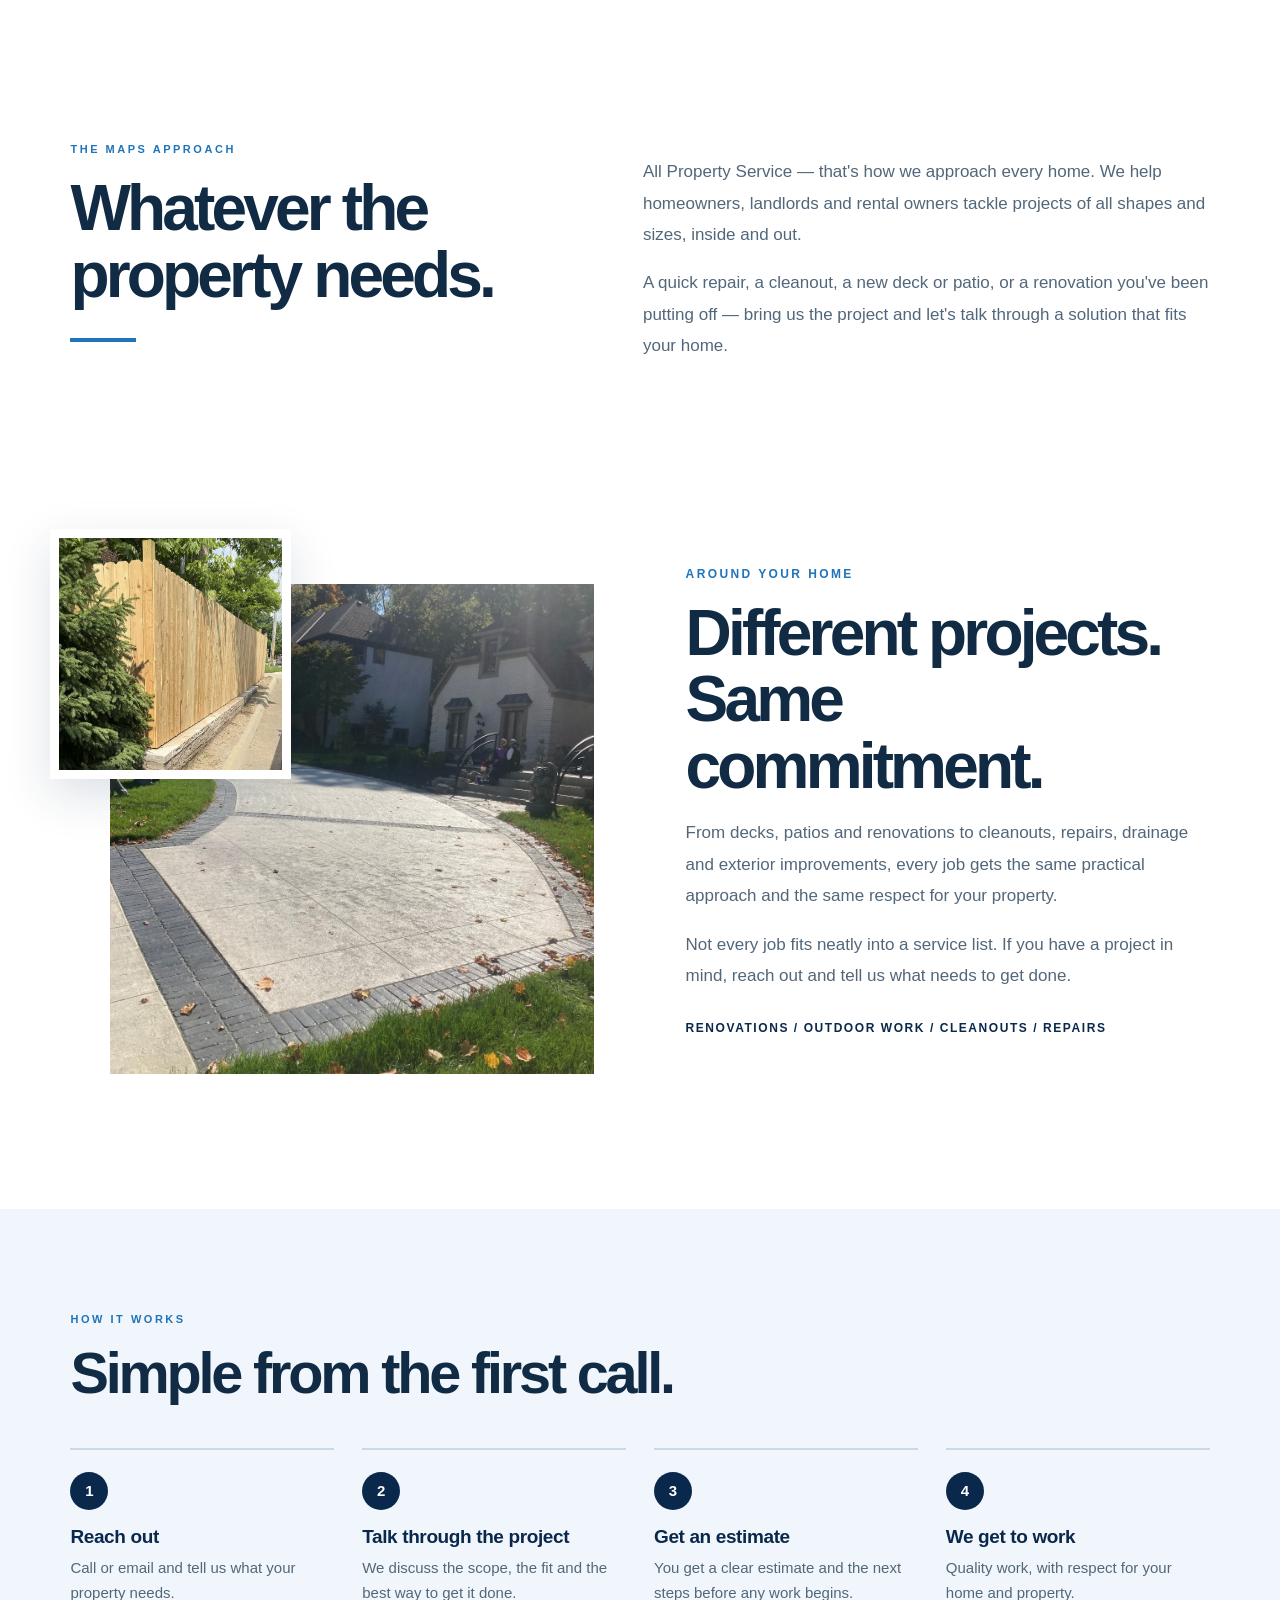
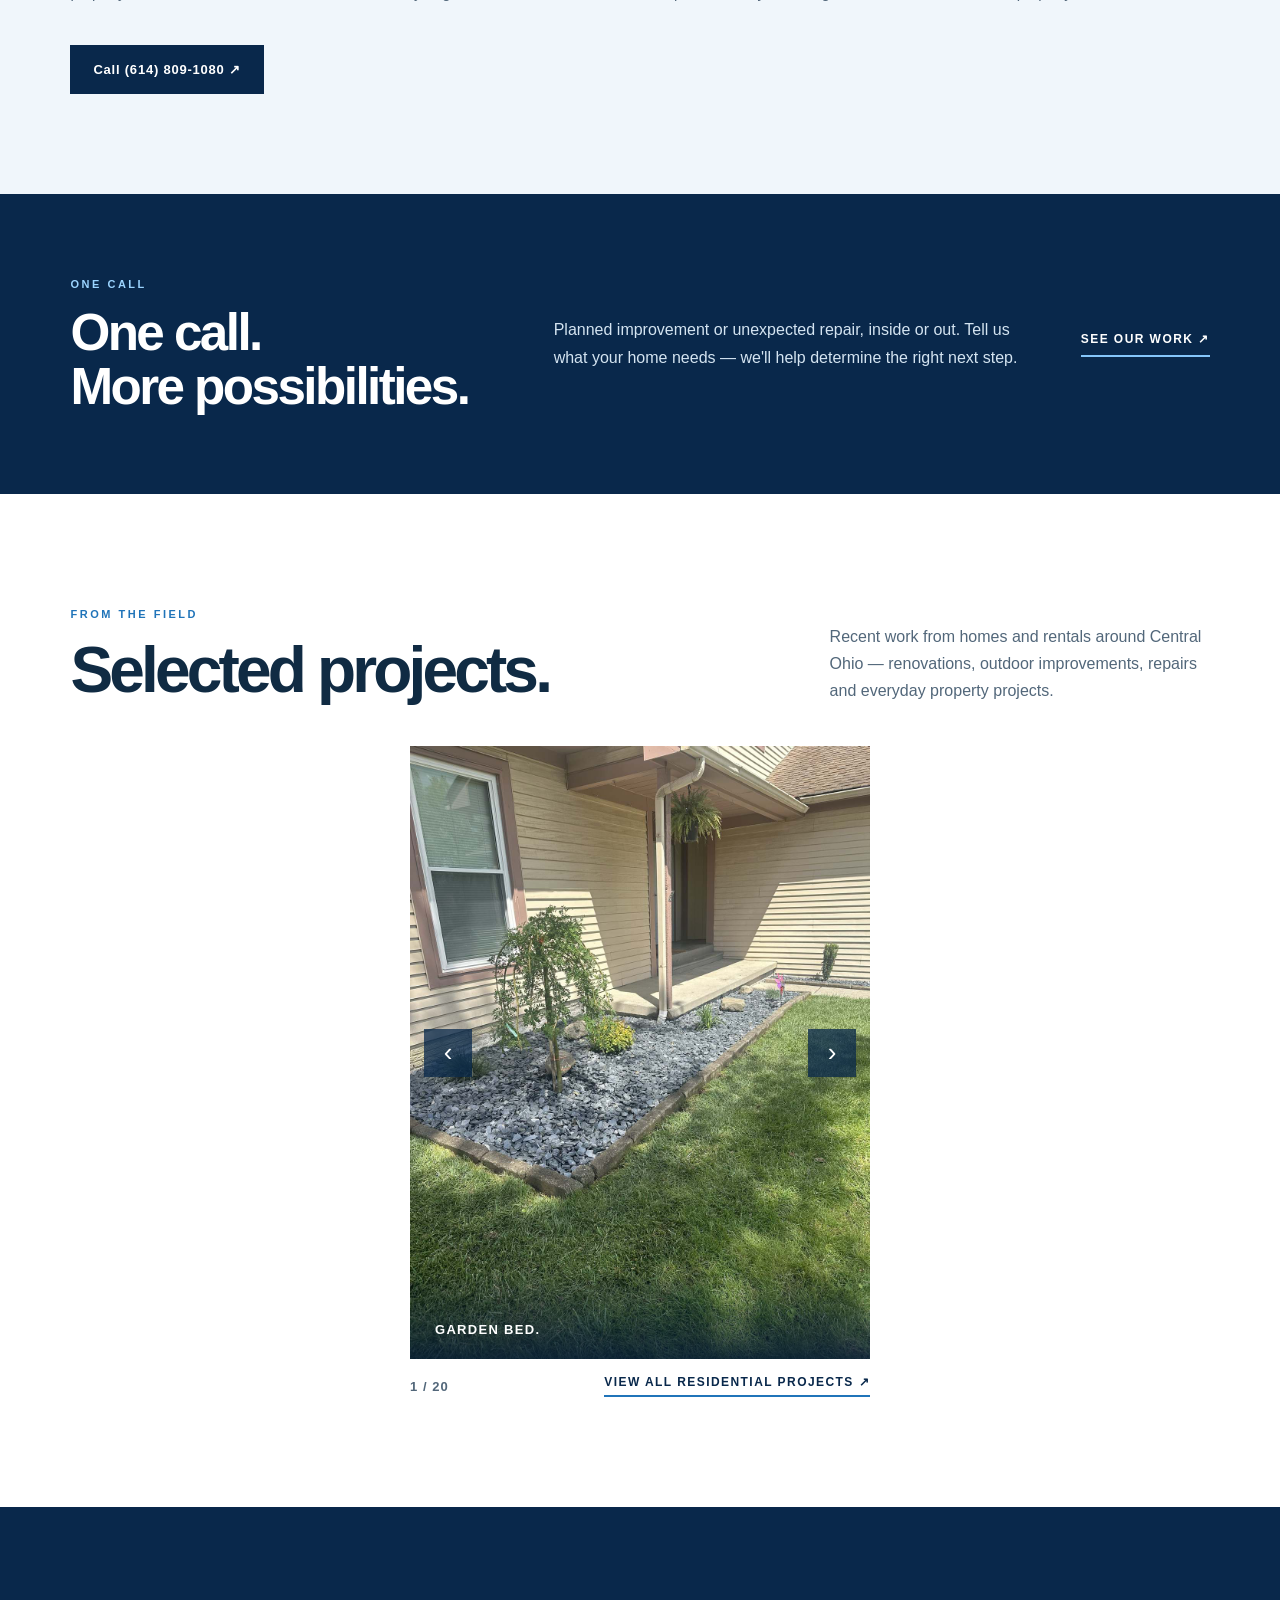
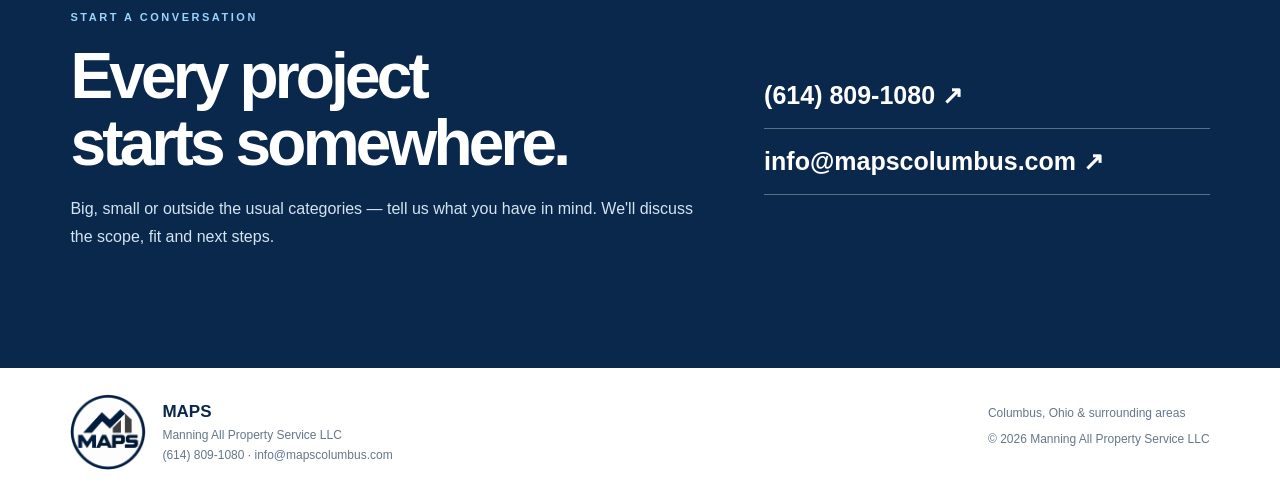
<file: residential.html>
<!DOCTYPE html>
<html lang="en">
<head>
<meta charset="utf-8" />
<meta name="viewport" content="width=device-width,initial-scale=1" />
<title>Residential Services | MAPS</title>
<meta name="description" content="Residential property services in Columbus and Central Ohio — renovations, decks, patios, repairs, cleanouts, drainage and exterior improvements." />
<link rel="icon" href="maps-logo.png" />
<link rel="stylesheet" href="css/site.css?v=2" />
</head>
<body>
<header class="header"><div class="container nav">
  <a class="brand" href="index.html"><img alt="MAPS logo" src="maps-logo.png" /><span><b>MAPS</b><small>MANNING ALL PROPERTY SERVICE LLC</small></span></a>
  <nav class="menu">
    <a class="hide-sm" href="index.html">Home</a>
    <a class="hide-sm" href="residential.html" aria-current="page">Residential</a>
    <a class="hide-sm" href="commercial.html">Commercial</a>
    <a class="hide-sm" href="#services">Services</a>
    <a href="residential-projects.html">Projects</a>
    <a class="navcta" href="#contact">Get an estimate</a>
  </nav>
</div></header>

<main id="top">
<section class="hero"><div class="hero-grid">
  <div class="hero-copy">
    <span class="eyebrow editable">
      Columbus, Ohio · Central Ohio
    </span>
    <h1 class="editable">
      ALL<br />PROPERTY.<br />ALL PROJECTS.
    </h1>
    <p class="editable">
      Residential property services for homeowners and rental owners — from repairs and renovations to outdoor improvements, cleanouts and everything in between.
    </p>
    <div class="hero-actions">
      <a class="action" href="#contact">Let's talk about your project ↗</a>
      <a class="action-link" href="#services">See our services ↓</a>
    </div>
  </div>
  <div class="hero-photo">
    <img alt="MAPS residential project" class="editable no-expand" src="/uploads/img-8243.jpg" srcset="/uploads/img-8243.jpg 1x, /uploads/img-8243-2x.jpg 2x" />
    <span class="vertical editable">
      Residential property services
    </span>
  </div>
</div></section>

<section class="services" id="services"><div class="container">
  <div class="services-heading">
    <div>
      <span class="eyebrow editable">
        What we do
      </span>
      <h2 class="editable">
        Residential services.
      </h2>
    </div>
    <p class="editable">
      Tap a service to see photos of that kind of work. Not sure where your project fits? Just ask — if it's on your property, we'll talk it through.
    </p>
  </div>
  <!-- Service cards come from data/residential-projects.json -->
  <div class="service-grid" data-services="data/residential-projects.json" data-gallery="residential-projects.html">
    <a class="service-card ask" href="tel:+16148091080">
      <span class="service-num">+</span>
      <h3 class="editable">
        Don't see it? Ask us.
      </h3>
      <p class="editable">
        Not every job fits neatly into a list. Tell us what needs to get done.
      </p>
      <span class="service-more">Call (614) 809-1080 →</span>
    </a>
  </div>
</div></section>

<section class="intro"><div class="container intro-grid">
  <div>
    <span class="eyebrow editable">
      The MAPS approach
    </span>
    <h2 class="editable">
      Whatever the<br />property needs.
    </h2>
    <div class="rule"></div>
  </div>
  <div>
    <p class="editable">
      All Property Service — that's how we approach every home. We help homeowners, landlords and rental owners tackle projects of all shapes and sizes, inside and out.
    </p>
    <p class="editable">
      A quick repair, a cleanout, a new deck or patio, or a renovation you've been putting off — bring us the project and let's talk through a solution that fits your home.
    </p>
  </div>
</div></section>

<section class="story reverse"><div class="container story-grid">
  <div class="story-copy">
    <span class="story-number editable">
      Around your home
    </span>
    <h2 class="editable">
      Different projects.<br />Same commitment.
    </h2>
    <p class="editable">
      From decks, patios and renovations to cleanouts, repairs, drainage and exterior improvements, every job gets the same practical approach and the same respect for your property.
    </p>
    <p class="editable">
      Not every job fits neatly into a service list. If you have a project in mind, reach out and tell us what needs to get done.
    </p>
    <div class="details editable">
      Renovations / Outdoor work / Cleanouts / Repairs
    </div>
  </div>
  <div class="image-composition">
    <img class="main-img editable" src="/uploads/img-2957-copy.jpg" loading="lazy" srcset="/uploads/img-2957-copy.jpg 1x, /uploads/img-2957-copy-2x.jpg 2x" alt="Paver Border Around Concrete Driveway" />
    <img class="inset editable" src="/uploads/img-7535.jpg" loading="lazy" srcset="/uploads/img-7535.jpg 1x, /uploads/img-7535-2x.jpg 2x" alt="Fence and retaining wall" />
  </div>
</div></section>

<section class="steps"><div class="container">
  <span class="eyebrow editable">
    How it works
  </span>
  <h2 class="editable">
    Simple from the first call.
  </h2>
  <ol class="step-list">
    <li><span class="step-num">1</span><h3 class="editable">
  Reach out
</h3><p class="editable">
  Call or email and tell us what your property needs.
</p></li>
    <li><span class="step-num">2</span><h3 class="editable">
  Talk through the project
</h3><p class="editable">
  We discuss the scope, the fit and the best way to get it done.
</p></li>
    <li><span class="step-num">3</span><h3 class="editable">
  Get an estimate
</h3><p class="editable">
  You get a clear estimate and the next steps before any work begins.
</p></li>
    <li><span class="step-num">4</span><h3 class="editable">
  We get to work
</h3><p class="editable">
  Quality work, with respect for your home and property.
</p></li>
  </ol>
  <a class="steps-call" href="tel:+16148091080">Call (614) 809-1080 ↗</a>
</div></section>

<section class="band"><div class="container band-grid">
  <div>
    <span class="eyebrow editable">
      One call
    </span>
    <h2 class="editable">
      One call.<br />More possibilities.
    </h2>
  </div>
  <p class="editable">
    Planned improvement or unexpected repair, inside or out. Tell us what your home needs — we'll help determine the right next step.
  </p>
  <a href="residential-projects.html">See our work ↗</a>
</div></section>

<section class="work" id="projects"><div class="container">
  <div class="work-heading">
    <div>
      <span class="eyebrow editable">
        From the field
      </span>
      <h2 class="editable">
        Selected projects.
      </h2>
    </div>
    <p class="editable">
      Recent work from homes and rentals around Central Ohio — renovations, outdoor improvements, repairs and everyday property projects.
    </p>
  </div>
  <!-- Slideshow photos come from data/residential-projects.json (add as many as you like) -->
  <div class="project-slider" data-photos="data/residential-projects.json" aria-label="Residential project photos"></div>
  <div class="slide-footer">
    <span class="slide-status" aria-live="polite"></span>
    <a class="view-all" href="residential-projects.html">View all residential projects ↗</a>
  </div>
</div></section>

<section class="contact" id="contact"><div class="container contact-grid">
  <div>
    <span class="eyebrow editable">
      Start a conversation
    </span>
    <h2 class="editable">
      Every project<br />starts somewhere.
    </h2>
    <p class="editable">
      Big, small or outside the usual categories — tell us what you have in mind. We'll discuss the scope, fit and next steps.
    </p>
  </div>
  <div class="contact-links">
    <a href="tel:+16148091080">(614) 809-1080 ↗</a>
    <a href="mailto:info@mapscolumbus.com?subject=Residential%20Estimate%20Request">info@mapscolumbus.com ↗</a>
  </div>
</div></section>
</main>

<footer><div class="container foot">
  <div class="footer-brand"><img alt="MAPS logo" src="maps-logo.png" /><div><strong>MAPS</strong><span>Manning All Property Service LLC</span><span><a href="tel:+16148091080">(614) 809-1080</a> · <a href="mailto:info@mapscolumbus.com">info@mapscolumbus.com</a></span></div></div>
  <div><span>Columbus, Ohio &amp; surrounding areas</span><p>© <span id="year"></span> Manning All Property Service LLC</p></div>
</div></footer>

<div aria-hidden="true" aria-label="Enlarged project photo" aria-modal="true" class="lightbox" id="photo-lightbox" role="dialog"><button aria-label="Close photo" class="lightbox-close" type="button">×</button><button aria-label="Previous photo" class="lightbox-prev" type="button">‹</button><img alt="" id="lightbox-image" /><button aria-label="Next photo" class="lightbox-next" type="button">›</button><div class="lightbox-caption" id="lightbox-caption"></div></div>
<script src="js/site.js?v=2"></script>
</body>
</html>
</file>
<file: css/site.css>
/* MAPS shared styles — used by every page */
:root{--navy:#09284b;--blue:#2074b9;--ink:#102b43;--muted:#52677a;--offwhite:#f4f2ee;--white:#fff}
*{box-sizing:border-box}
html{scroll-behavior:smooth}
body{margin:0;background:#fff;color:var(--ink);font-family:Arial,Helvetica,sans-serif}
a{text-decoration:none;color:inherit}
button{font:inherit;cursor:pointer}
img{max-width:100%}
.container{width:min(1240px,89%);margin:auto}

/* Header */
.header{height:96px;background:#fff;display:flex;align-items:center;position:sticky;top:0;z-index:20;border-bottom:1px solid #e6edf2}
.nav{display:flex;justify-content:space-between;align-items:center;gap:24px}
.brand{display:flex;align-items:center;gap:12px;flex-shrink:0}
.brand img{width:68px;height:68px;border-radius:50%;object-fit:cover}
.brand b{font-size:30px;letter-spacing:.06em}
.brand small{display:block;font-size:11px;letter-spacing:.075em;color:var(--muted)}
.menu{display:flex;align-items:center;gap:30px;font-size:12px;font-weight:800;text-transform:uppercase;letter-spacing:.09em}
.menu a:hover,.menu a[aria-current="page"]{color:var(--blue)}
.menu .navcta,.menu .navcta:hover{background:var(--navy);color:#fff;padding:16px 20px}

/* Hero */
.hero{background:var(--navy);color:#fff;position:relative;overflow:hidden}
.hero-grid{display:grid;grid-template-columns:48% 52%;min-height:640px}
.hero-copy{padding:90px 4% 90px max(3vw,calc((100vw - 1400px)/2));display:flex;flex-direction:column;justify-content:center}
.eyebrow{font-size:11px;text-transform:uppercase;letter-spacing:.23em;font-weight:800;color:var(--blue)}
.hero .eyebrow,.contact .eyebrow,.band .eyebrow{color:#9bd4ff}
.hero h1{font-size:clamp(54px,6vw,98px);line-height:.98;letter-spacing:-.065em;margin:25px 0}
.hero p{font-size:17px;line-height:1.7;max-width:420px;color:#d7e6f5}
.hero a.action{margin-top:30px;background:#fff;color:var(--navy);font-weight:800;font-size:12px;letter-spacing:.11em;padding:18px 23px;align-self:flex-start;text-transform:uppercase}
.hero-photo{position:relative;min-height:520px;background:#1c3a5c}
.hero-photo img{width:100%;height:100%;position:absolute;inset:0;object-fit:cover}
.vertical{position:absolute;bottom:24px;right:26px;color:#fff;font-size:11px;letter-spacing:.2em;text-transform:uppercase;text-shadow:0 1px 4px #000}

/* Text + photo sections */
.intro{padding:120px 0 100px}
.intro-grid{display:grid;grid-template-columns:1fr 1.3fr;gap:12%;align-items:start}
.intro h2,.story h2,.contact h2,.oncall h2{font-size:clamp(40px,5vw,72px);line-height:1.04;letter-spacing:-.06em;margin:18px 0}
.intro p,.story p,.oncall p{font-size:17px;line-height:1.85;color:var(--muted)}
.rule{height:4px;width:66px;background:var(--blue);margin-top:30px}
.story{padding:35px 0 120px;overflow:hidden}
.story-grid{display:grid;grid-template-columns:1fr 1fr;gap:8%;align-items:center}
.story-copy{padding:50px 0}
.story-number{font-size:12px;font-weight:800;letter-spacing:.2em;color:var(--blue);text-transform:uppercase}
.details{font-size:12px;font-weight:800;letter-spacing:.13em;text-transform:uppercase;color:var(--navy);margin-top:25px;line-height:1.9}
.image-composition{position:relative;padding:0 40px 65px 0}
.image-composition img.main-img{display:block;width:100%;height:520px;object-fit:cover;background:#dde6ee}
.image-composition img.inset{position:absolute;width:46%;height:250px;object-fit:cover;right:-20px;bottom:0;border:9px solid #fff;box-shadow:0 16px 45px #08294b24;background:#dde6ee}
.story.reverse .story-copy{order:2}
.story.reverse .image-composition{order:1;padding:55px 0 0 40px}
.story.reverse .image-composition img.main-img{height:490px}
.story.reverse .image-composition img.inset{left:-20px;right:auto;top:0;bottom:auto}
.service-photo-strip{display:grid;grid-template-columns:1fr 1fr;gap:20px;margin-top:22px}
.service-photo-strip img{width:100%;height:235px;object-fit:cover;display:block;background:#dde6ee}

/* Navy band (One call. More possibilities.) */
.band{background:var(--navy);color:#fff;padding:80px 0}
.band-grid{display:grid;grid-template-columns:1fr 1.1fr auto;gap:45px;align-items:center}
.band h2{font-size:clamp(34px,4vw,52px);line-height:1.05;letter-spacing:-.05em;margin:14px 0 0}
.band p{color:#d4e4f1;line-height:1.75;font-size:16px;margin:0}
.band a{border-bottom:2px solid #85c6fb;padding-bottom:9px;font-size:12px;font-weight:800;letter-spacing:.12em;text-transform:uppercase;white-space:nowrap}

/* 24/7 on-call */
.oncall{padding:100px 0;background:#f0f6fb}
.oncall-grid{display:grid;grid-template-columns:1fr 1fr;gap:7%;align-items:center}
.oncall-call{display:inline-block;margin-top:15px;background:var(--navy);color:#fff;padding:17px 23px;font-size:13px;font-weight:800;letter-spacing:.06em}
.oncall-gallery{display:grid;grid-template-columns:2fr 1fr;grid-template-rows:minmax(0,1fr) minmax(0,1fr);gap:12px}
.oncall-gallery img{width:100%;height:100%;object-fit:cover;display:block;background:#dde6ee}
.oncall-gallery img:first-child{grid-row:span 2;height:auto;aspect-ratio:3/4}

/* Selected projects slideshow */
.work{padding:110px 0}
.work-heading{display:flex;justify-content:space-between;align-items:end;gap:30px;margin-bottom:42px}
.work-heading h2{font-size:clamp(39px,5vw,66px);line-height:1.05;letter-spacing:-.06em;margin:15px 0 0}
.work-heading p{max-width:380px;color:var(--muted);line-height:1.7;margin:0}
.project-slider{position:relative;overflow:hidden;background:var(--navy);height:560px}
.project-slide{position:absolute;inset:0;margin:0;opacity:0;transition:opacity .6s;pointer-events:none}
.project-slide.active{opacity:1;pointer-events:auto}
.project-slide img{display:block;width:100%;height:100%;object-fit:cover}
.project-slide figcaption{position:absolute;bottom:0;left:0;right:0;padding:55px 25px 22px;color:#fff;background:linear-gradient(transparent,#061d35df);font-weight:800;letter-spacing:.1em;text-transform:uppercase;font-size:13px;pointer-events:none}
.slide-arrow{position:absolute;top:50%;transform:translateY(-50%);z-index:2;border:0;background:rgba(9,40,75,.75);color:#fff;font-size:26px;width:48px;height:48px}
.slide-arrow:hover{background:var(--navy)}
.slide-arrow.prev{left:14px}.slide-arrow.next{right:14px}
.slide-footer{display:flex;justify-content:space-between;align-items:center;gap:16px;margin-top:16px;flex-wrap:wrap}
.slide-status{font-size:13px;color:var(--muted);font-weight:700;letter-spacing:.08em}
.view-all{font-size:12px;font-weight:800;letter-spacing:.12em;text-transform:uppercase;color:var(--navy);border-bottom:2px solid var(--blue);padding-bottom:6px}
.slider-empty{color:#d4e4f1;display:flex;align-items:center;justify-content:center;height:100%;font-size:14px}
.fine{font-size:12px;color:#667b8b;margin-top:18px;line-height:1.6}

/* Project gallery pages */
.gallery-hero{background:var(--navy);color:#fff;padding:90px 0 80px}
.gallery-hero h1{font-size:clamp(48px,6vw,88px);line-height:1;letter-spacing:-.06em;margin:20px 0}
.gallery-hero p{color:#d7e6f5;font-size:17px;line-height:1.7;max-width:560px;margin:0}
.gallery-switch{display:flex;gap:12px;margin-top:34px;flex-wrap:wrap}
.gallery-switch a{border:1px solid #57718a;color:#fff;padding:13px 18px;font-size:12px;font-weight:800;letter-spacing:.1em;text-transform:uppercase}
.gallery-switch a[aria-current="page"]{background:#fff;color:var(--navy);border-color:#fff}
.gallery{padding:70px 0 110px}
.gallery-grid{columns:3 300px;column-gap:16px}
.gallery-grid figure{margin:0 0 16px;break-inside:avoid;position:relative;overflow:hidden;background:#dde6ee}
.gallery-grid img{display:block;width:100%;height:auto;transition:transform .5s}
.gallery-grid figure:hover img{transform:scale(1.03)}
.gallery-grid figcaption{position:absolute;left:0;right:0;bottom:0;padding:40px 16px 14px;color:#fff;font-size:11px;font-weight:800;letter-spacing:.11em;text-transform:uppercase;background:linear-gradient(transparent,#061d35d0);pointer-events:none}
.gallery-count{color:var(--muted);font-size:13px;margin:0 0 26px;font-weight:700;letter-spacing:.08em;text-transform:uppercase}

/* Contact + footer */
.contact{background:var(--navy);color:#fff;padding:100px 0}
.contact-grid{display:grid;grid-template-columns:1.4fr 1fr;gap:70px;align-items:center}
.contact p{color:#d4e4f1;line-height:1.8}
.contact-links{display:flex;flex-direction:column;gap:18px}
.contact-links a{border-bottom:1px solid #57718a;padding-bottom:18px;font-size:clamp(16px,2.2vw,25px);font-weight:700;overflow-wrap:anywhere}
.contact-links a:hover{color:#9bd4ff}
footer{padding:26px 0;font-size:12px;color:#65778a}
.foot{display:flex;justify-content:space-between;align-items:center;gap:20px;flex-wrap:wrap}
.footer-brand{display:flex;align-items:center;gap:16px}
.footer-brand img{width:76px;height:76px;border-radius:50%;object-fit:cover}
.footer-brand strong{display:block;font-size:17px;color:var(--navy)}
.footer-brand span{display:block;margin-top:6px}

/* Photo enlarge (lightbox) */

.lightbox{position:fixed;inset:0;background:rgba(3,14,26,.96);z-index:1000;display:none;align-items:center;justify-content:center;padding:55px 65px}
.lightbox.open{display:flex}
.lightbox img{max-width:100%;max-height:calc(100vh - 110px);object-fit:contain}
.lightbox button{position:absolute;border:0;background:rgba(255,255,255,.15);color:#fff;font-size:27px;padding:9px 15px}
.lightbox-close{right:20px;top:15px}.lightbox-prev{left:12px;top:50%}.lightbox-next{right:12px;top:50%}
.lightbox-caption{position:absolute;bottom:16px;color:#fff;font-size:13px;text-align:center;left:12px;right:12px}

/* Tablet */
@media(max-width:900px){
  .hero-grid{grid-template-columns:1fr}
  .hero-copy{padding:80px 7%}
  .hero-photo{min-height:400px}
  .intro-grid,.story-grid,.band-grid,.contact-grid,.oncall-grid{grid-template-columns:1fr;gap:24px}
  .story.reverse .image-composition{order:2}.story.reverse .story-copy{order:1}
  .intro{padding:85px 0 50px}.story{padding:35px 0 65px}.story-copy{padding:15px 0}
  .band a{justify-self:start}
  .work{padding:75px 0}.work-heading{display:block}.work-heading p{margin-top:14px}
  .oncall{padding:70px 0}
  .project-slider{height:440px}
}
/* Phone */
@media(max-width:600px){
  .header{height:76px}
  .brand img{width:46px;height:46px}.brand b{font-size:21px}.brand small{display:none}
  .menu{gap:14px;font-size:10px;letter-spacing:.06em}
  .menu>a.hide-sm{display:none}
  .menu .navcta{padding:11px 10px;white-space:nowrap}
  .hero h1{font-size:clamp(45px,12vw,64px)}
  .hero-photo{min-height:320px}
  .image-composition{padding-right:22px;padding-bottom:40px}
  .image-composition img.main-img,.story.reverse .image-composition img.main-img{height:330px}
  .image-composition img.inset{height:150px;right:-8px;border-width:5px}
  .story.reverse .image-composition{padding-left:22px}
  .story.reverse .image-composition img.inset{left:-8px}
  .service-photo-strip{gap:12px}.service-photo-strip img{height:145px}
  .oncall-gallery img{height:140px}.oncall-gallery img:first-child{height:220px}
  .project-slider{height:320px}
  .slide-arrow{width:40px;height:40px;font-size:22px}
  .contact{padding:75px 0}
  .lightbox{padding:55px 35px}.lightbox button{font-size:21px;padding:7px 10px}
  .footer-brand img{width:62px;height:62px}
  .gallery-hero{padding:65px 0 55px}
}
@media(prefers-reduced-motion:reduce){.project-slide,.gallery-grid img{transition:none}}
@media(max-width:400px){.brand b{display:none}.menu{gap:12px}}

/* Hero secondary link */
.hero-actions{display:flex;align-items:center;gap:26px;flex-wrap:wrap;margin-top:30px}
.hero-actions .action{margin-top:0}
.action-link{color:#fff;font-size:12px;font-weight:800;letter-spacing:.11em;text-transform:uppercase;border-bottom:2px solid #85c6fb;padding-bottom:6px}

/* Residential service cards */
.services{padding:110px 0 40px}
.services-heading{display:flex;justify-content:space-between;align-items:end;gap:40px;margin-bottom:44px}
.services-heading h2{font-size:clamp(40px,5vw,72px);line-height:1.04;letter-spacing:-.06em;margin:18px 0 0}
.services-heading p{max-width:400px;color:var(--muted);line-height:1.75;margin:0}
.service-grid{display:grid;grid-template-columns:repeat(4,1fr);gap:16px}
.service-card{display:flex;flex-direction:column;background:#f0f6fb;padding:28px 24px 24px;min-height:230px;border-top:4px solid transparent;transition:border-color .2s,transform .2s,box-shadow .2s}
.service-card:hover,.service-card:focus-visible{border-top-color:var(--blue);transform:translateY(-3px);box-shadow:0 14px 34px #08294b1f}
.service-num{font-size:12px;font-weight:800;letter-spacing:.2em;color:var(--blue)}
.service-card h3{font-size:23px;letter-spacing:-.03em;line-height:1.15;margin:16px 0 10px;color:var(--navy)}
.service-card p{color:var(--muted);line-height:1.6;font-size:15px;margin:0 0 18px}
.service-more{margin-top:auto;font-size:11px;font-weight:800;letter-spacing:.12em;text-transform:uppercase;color:var(--navy)}
.service-card.ask{background:var(--navy)}
.service-card.ask h3{color:#fff}.service-card.ask p{color:#d4e4f1}.service-card.ask .service-num{color:#9bd4ff}.service-card.ask .service-more{color:#fff}

/* How it works */
.steps{padding:100px 0;background:#f0f6fb}
.steps h2{font-size:clamp(36px,4.5vw,60px);line-height:1.05;letter-spacing:-.055em;margin:16px 0 44px}
.step-list{list-style:none;padding:0;margin:0;display:grid;grid-template-columns:repeat(4,1fr);gap:28px;counter-reset:none}
.step-list li{border-top:2px solid #c9dbea;padding-top:22px}
.step-num{display:inline-flex;align-items:center;justify-content:center;width:38px;height:38px;border-radius:50%;background:var(--navy);color:#fff;font-weight:800;font-size:15px}
.step-list h3{font-size:19px;letter-spacing:-.02em;margin:16px 0 8px;color:var(--navy)}
.step-list p{color:var(--muted);line-height:1.65;margin:0;font-size:15px}
.steps-call{display:inline-block;margin-top:40px;background:var(--navy);color:#fff;padding:17px 23px;font-size:13px;font-weight:800;letter-spacing:.06em}

/* Commercial scope list */
.scope{padding:110px 0 70px}
.scope-grid{display:grid;grid-template-columns:.9fr 1.1fr;gap:8%;align-items:start}
.scope h2{font-size:clamp(40px,5vw,72px);line-height:1.04;letter-spacing:-.06em;margin:18px 0}
.scope p{color:var(--muted);line-height:1.8;font-size:16px}
.scope-note{border-left:4px solid var(--blue);padding-left:16px}
.scope-note strong{color:var(--navy)}
.scope-list{list-style:none;margin:0;padding:0;border-top:1px solid #d5e1eb}
.scope-list a{display:grid;grid-template-columns:48px 1fr auto;column-gap:14px;row-gap:4px;align-items:baseline;padding:22px 6px;border-bottom:1px solid #d5e1eb;transition:background .2s,padding .2s}
.scope-list a:hover,.scope-list a:focus-visible{background:#f0f6fb;padding-left:14px}
.scope-num{font-size:12px;font-weight:800;letter-spacing:.2em;color:var(--blue);grid-row:span 2}
.scope-title{font-size:22px;font-weight:700;letter-spacing:-.02em;color:var(--navy)}
.scope-desc{grid-column:2;color:var(--muted);font-size:15px;line-height:1.5}
.scope-arrow{grid-column:3;grid-row:1 / span 2;align-self:center;font-size:20px;color:var(--blue)}

/* Gallery filters */
.gallery-filters{display:flex;flex-wrap:wrap;gap:10px;margin:0 0 22px}
.gallery-filters button{border:1px solid #c9d7e3;background:#fff;color:var(--navy);padding:11px 16px;font-size:12px;font-weight:800;letter-spacing:.08em;text-transform:uppercase}
.gallery-filters button:hover{border-color:var(--navy)}
.gallery-filters button[aria-pressed="true"]{background:var(--navy);color:#fff;border-color:var(--navy)}
.gallery-empty{background:#f0f6fb;padding:40px 28px;color:var(--muted);line-height:1.7;display:none}
.gallery-empty a{color:var(--navy);font-weight:800}

@media(max-width:1000px){.service-grid{grid-template-columns:repeat(2,1fr)}.step-list{grid-template-columns:repeat(2,1fr)}}
@media(max-width:900px){.services-heading{display:block}.services-heading p{margin-top:14px}.scope-grid{grid-template-columns:1fr;gap:20px}.services{padding:75px 0 30px}.steps{padding:70px 0}.scope{padding:75px 0 40px}}
@media(max-width:600px){.service-grid{grid-template-columns:1fr 1fr;gap:10px}.service-card{padding:20px 16px;min-height:0}.service-card h3{font-size:18px;margin:10px 0 6px}.service-card p{font-size:13px;margin-bottom:12px}.step-list{grid-template-columns:1fr;gap:20px}.scope-title{font-size:18px}.scope-list a{grid-template-columns:36px 1fr auto}}
@media(max-width:400px){.service-grid{grid-template-columns:1fr}}


/* Portrait project slideshow */
.project-slider{height:auto;aspect-ratio:3/4;width:min(100%,460px);margin-left:auto;margin-right:auto}
.slide-footer{width:min(100%,460px);margin-left:auto;margin-right:auto}
</file>
